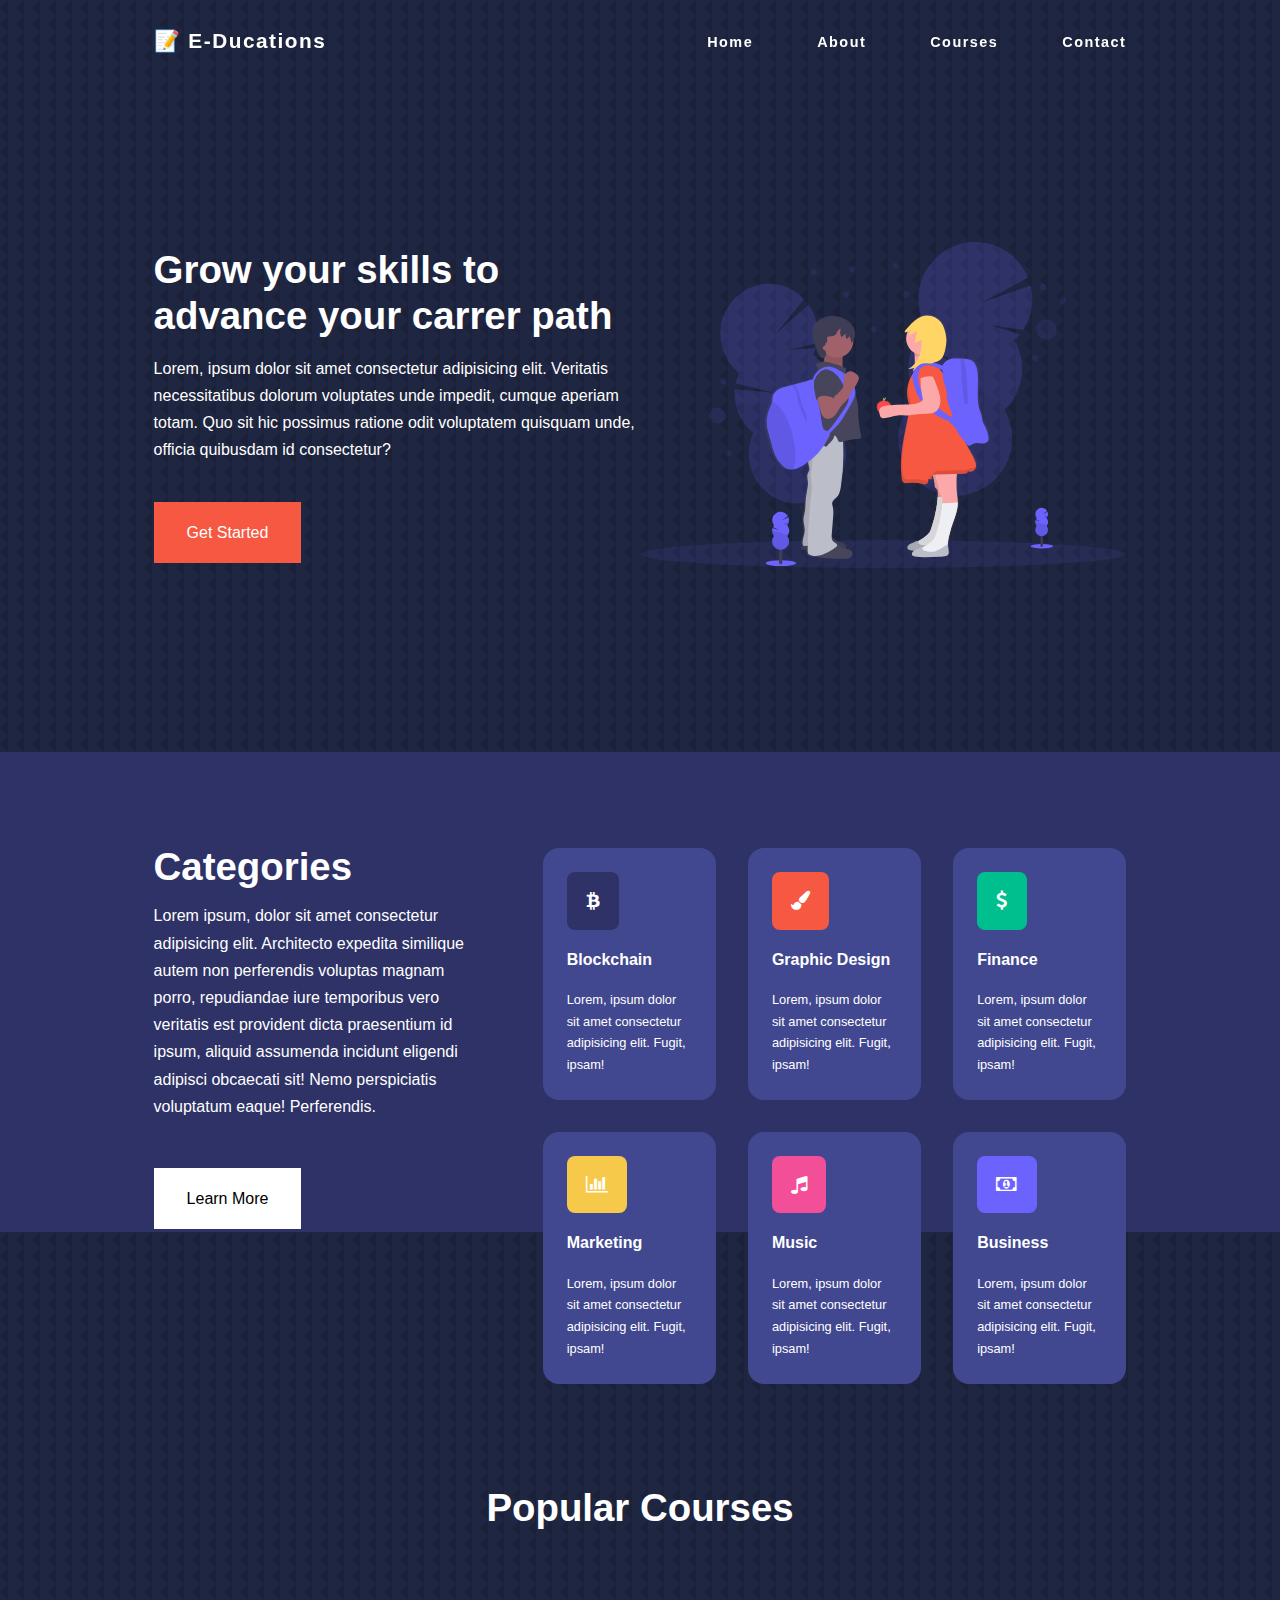
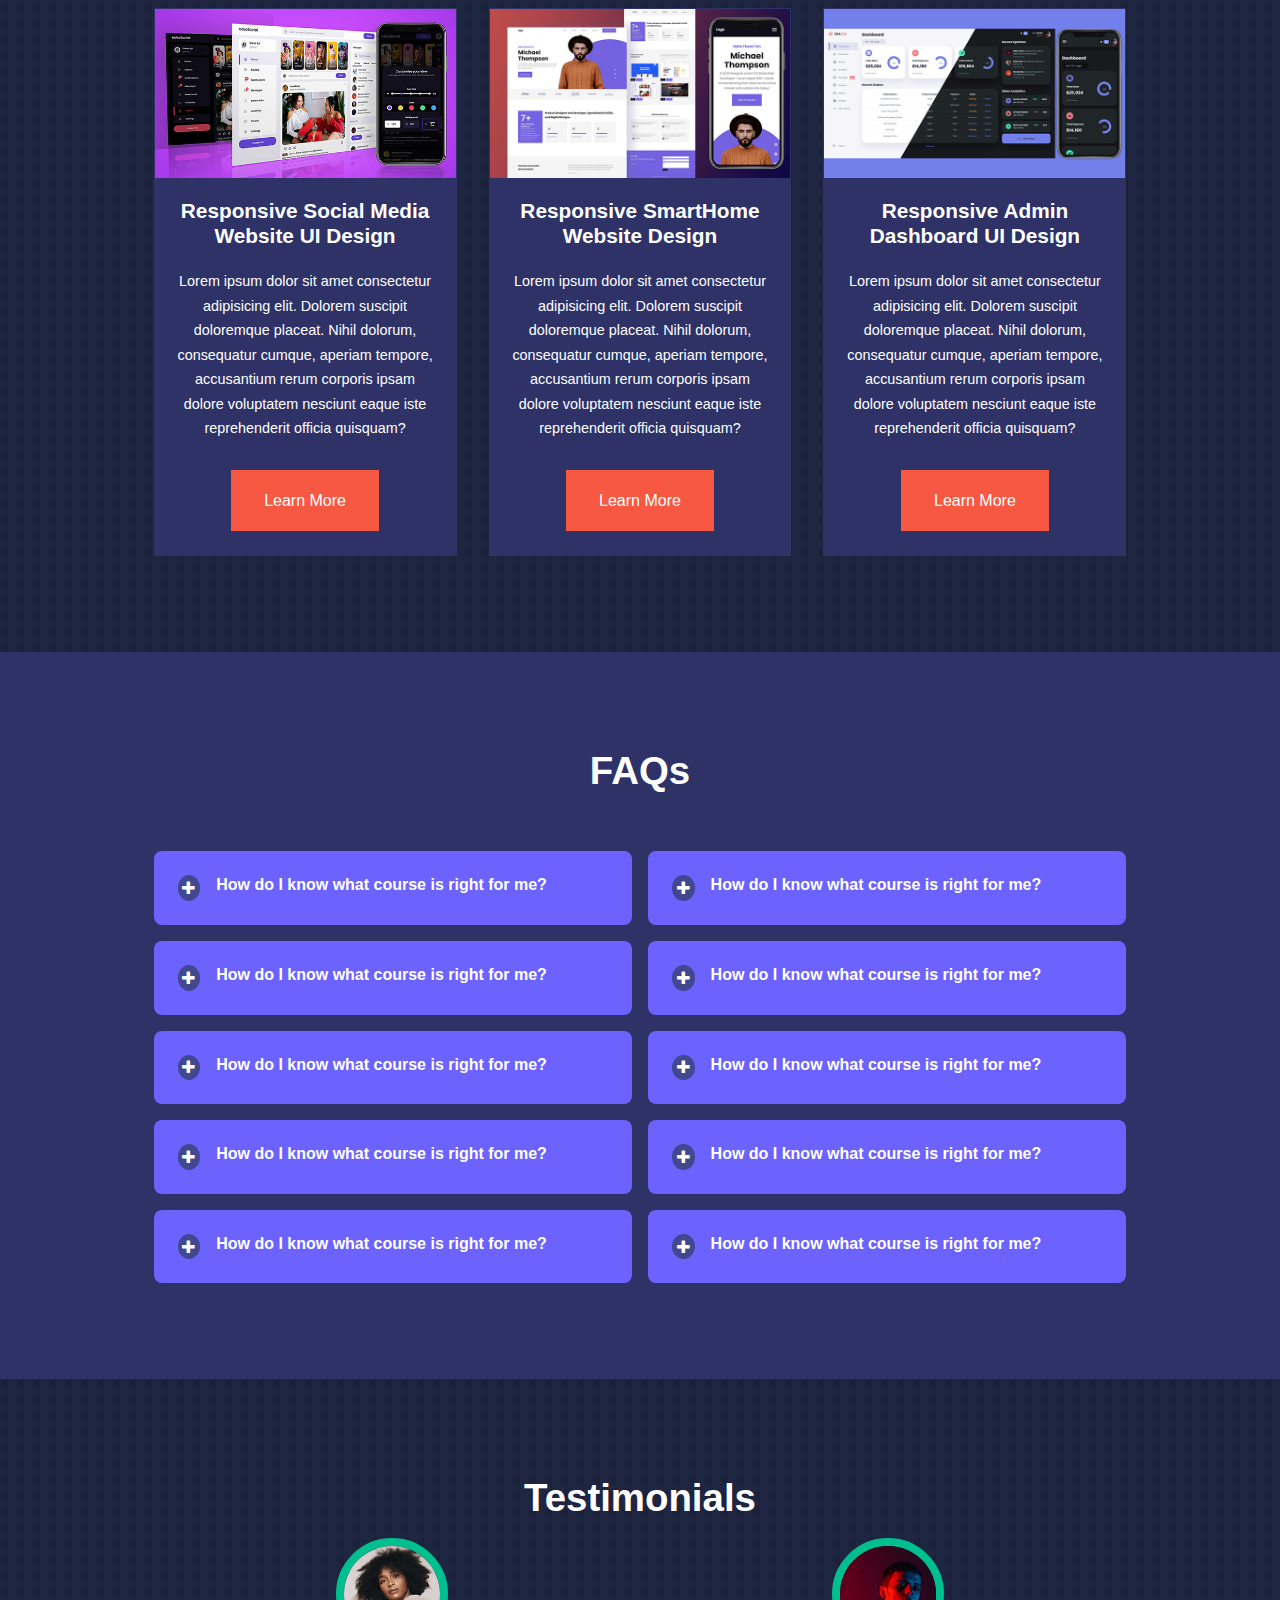
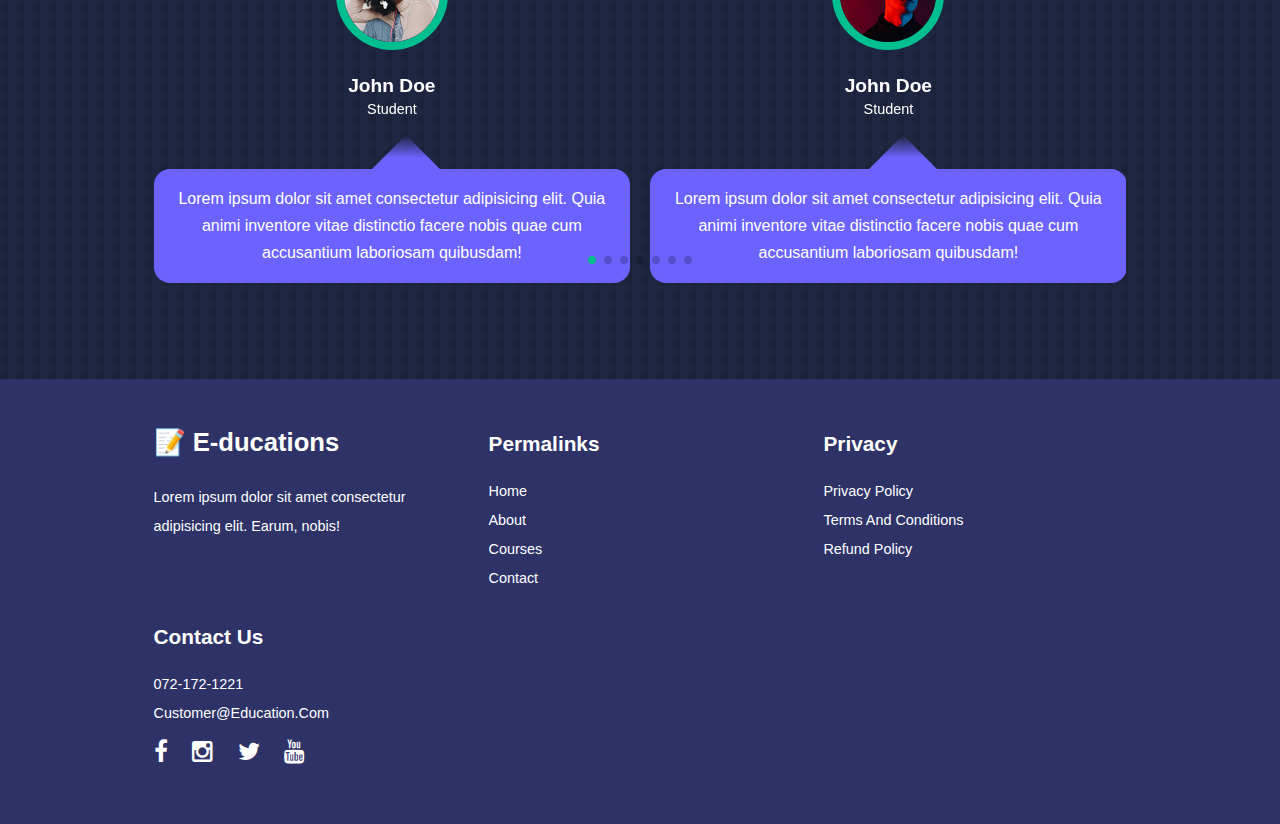
<file: index.html>
<!DOCTYPE html>
<html lang="en">
<head>
    <meta charset="UTF-8">
    <meta http-equiv="X-UA-Compatible" content="IE=edge">
    <meta name="viewport" content="width=device-width, initial-scale=1.0">
    <title>📝 E-ducation Schooling</title>
    <link rel="stylesheet" href="assets/css/font-awesome.min.css">
    <link rel="stylesheet" href="assets/css/swiper.css">
    <link rel="stylesheet" href="assets/css/style.css">
</head>
<body>
    <!-- NAV BAR STARTS HERE -->
    <nav class="nav">
        <div class="container nav__container">
            <h4><a href="#" class="logo">📝 E-ducations</a></h4>
            <ul class="nav-menu">
                <li class="nav-items"><a href="index.html">Home</a></li>
                <li class="nav-items"><a href="about.html">About</a></li>
                <li class="nav-items"><a href="courses.html">Courses</a></li>
                <li class="nav-items"><a href="contact.html">Contact</a></li>
            </ul>

            <button class="btn open-menu"><i class="fa fa-bars"></i></button>
            <!-- <button class="btn close_menu" id="close_menu"><i class="fa fa-times"></i></button> -->
        </div>
    </nav>
    <!-- NAV BAR ENDS HERE -->

    <!-- HEADER SECTION STARTS HERE -->
    <header class="header">
        <div class="container header__container">
            <div class="header__left">
                <h1>Grow your skills to advance your carrer path</h1>
                <p>Lorem, ipsum dolor sit amet consectetur adipisicing elit. Veritatis necessitatibus dolorum voluptates unde impedit, cumque aperiam totam. Quo sit hic possimus ratione odit voluptatem quisquam unde, officia quibusdam id consectetur?</p>
                <a href="" class="btn btn-primary">Get Started</a>
            </div>
            <div class="header__right"> 
                <img src="img/header.svg" alt="two school children">
            </div>
        </div>
    </header>
    <!-- HEADER SECTION ENDS HERE -->

    <!-- CATEGORIES SECTION STARTS HERE -->
    <section class="categories">
        <div class="container categories__container">
            <div class="categories__left">
                <h1>Categories</h1>
                <p>Lorem ipsum, dolor sit amet consectetur adipisicing elit. Architecto expedita similique autem non perferendis voluptas magnam porro, repudiandae iure temporibus vero veritatis est provident dicta praesentium id ipsum, aliquid assumenda incidunt eligendi adipisci obcaecati sit! Nemo perspiciatis voluptatum eaque! Perferendis.</p>
                <a href="#" class="btn">Learn More</a>
            </div>

            <div class="categories__right">
                <div class="learning-categories">
                    <div class="learning-categories__items">
                        <i class="learning-categories__icon fa fa-bitcoin"></i>
                        <h5>Blockchain</h5>
                        <p>Lorem, ipsum dolor sit amet consectetur adipisicing elit. Fugit, ipsam!</p>
                    </div>

                    <div class="learning-categories__items">
                        <i class="learning-categories__icon fa fa-paint-brush"></i>
                        <h5>Graphic Design</h5>
                        <p>Lorem, ipsum dolor sit amet consectetur adipisicing elit. Fugit, ipsam!</p>
                    </div>

                    <div class="learning-categories__items">
                        <i class="learning-categories__icon fa fa-usd"></i>
                        <h5>Finance</h5>
                        <p>Lorem, ipsum dolor sit amet consectetur adipisicing elit. Fugit, ipsam!</p>
                    </div>

                    <div class="learning-categories__items">
                        <i class="learning-categories__icon fa fa-bar-chart"></i>
                        <h5>Marketing</h5>
                        <p>Lorem, ipsum dolor sit amet consectetur adipisicing elit. Fugit, ipsam!</p>
                    </div>

                    <div class="learning-categories__items">
                        <i class="learning-categories__icon fa fa-music"></i>
                        <h5>Music</h5>
                        <p>Lorem, ipsum dolor sit amet consectetur adipisicing elit. Fugit, ipsam!</p>
                    </div>

                    <div class="learning-categories__items">
                        <i class="learning-categories__icon fa fa-money"></i>
                        <h5>Business</h5>
                        <p>Lorem, ipsum dolor sit amet consectetur adipisicing elit. Fugit, ipsam!</p>
                    </div>
                </div>
            </div>
        </div>
    </section>
    <!-- CATEGORIES SECTION ENDS HERE -->

    <!-- COURSES SECTION STARTS HERE -->
    <section class="courses" id="courses">
        <h1>Popular Courses</h1>
        <div class="container courses__container">
            <div class="courses-container">
                <div class="course">
                    <img class="course-image" src="img/course1.jpg" alt="social media responsive ui design">
                    <h4 class="course-title">Responsive Social Media Website UI Design</h4>
                    <p class="course-description">Lorem ipsum dolor sit amet consectetur adipisicing elit. Dolorem suscipit doloremque placeat. Nihil dolorum, consequatur cumque, aperiam tempore, accusantium rerum corporis ipsam dolore voluptatem nesciunt eaque iste reprehenderit officia quisquam?</p>
                    <a href="" class="btn btn-primary">Learn More</a>
                </div>

                <div class="course">
                    <img class="course-image" src="img/course2.jpg" alt="responsive smart home website design">
                    <h4 class="course-title">Responsive SmartHome Website Design</h4>
                    <p class="course-description">Lorem ipsum dolor sit amet consectetur adipisicing elit. Dolorem suscipit doloremque placeat. Nihil dolorum, consequatur cumque, aperiam tempore, accusantium rerum corporis ipsam dolore voluptatem nesciunt eaque iste reprehenderit officia quisquam?</p>
                    <a href="" class="btn btn-primary">Learn More</a>
                </div>

                <div class="course">
                    <img class="course-image" src="img/course3.jpg" alt="responsive adming dashboard ui design">
                    <h4 class="course-title">Responsive Admin Dashboard UI Design</h4>
                    <p class="course-description">Lorem ipsum dolor sit amet consectetur adipisicing elit. Dolorem suscipit doloremque placeat. Nihil dolorum, consequatur cumque, aperiam tempore, accusantium rerum corporis ipsam dolore voluptatem nesciunt eaque iste reprehenderit officia quisquam?</p>
                    <a href="" class="btn btn-primary">Learn More</a>
                </div>
            </div>
        </div>
    </section>
    <!-- COURSES SECTION ENDS HERE -->

    <!-- FAQS SECTION STARTS HERE -->
    <section class="faqs">
        <h1>FAQs</h1>
        <div class="container faqs__container">

            <div class="faqs-inner-container">
                <span class="expand-question fa fa-plus"></span>
                <div class="question-answer">
                    <h4 class="question">How do I know what course is right for me?</h4>
                    <p class="answer">Lorem ipsum dolor sit amet consectetur adipisicing elit. Officiis fugit, dolorem molestias minus harum sapiente laborum optio perspiciatis recusandae ratione suscipit magni dolores laboriosam illum molestiae corporis aperiam! Facere, eius?</p>
                </div>
            </div>

            <div class="faqs-inner-container">
                <span class="expand-question fa fa-plus"></span>
                <div class="question-answer">
                    <h4 class="question">How do I know what course is right for me?</h4>
                    <p class="answer">Lorem ipsum dolor sit amet consectetur adipisicing elit. Officiis fugit, dolorem molestias minus harum sapiente laborum optio perspiciatis recusandae ratione suscipit magni dolores laboriosam illum molestiae corporis aperiam! Facere, eius?</p>
                </div>
            </div>

            <div class="faqs-inner-container">
                <span class="expand-question fa fa-plus"></span>
                <div class="question-answer">
                    <h4 class="question">How do I know what course is right for me?</h4>
                    <p class="answer">Lorem ipsum dolor sit amet consectetur adipisicing elit. Officiis fugit, dolorem molestias minus harum sapiente laborum optio perspiciatis recusandae ratione suscipit magni dolores laboriosam illum molestiae corporis aperiam! Facere, eius?</p>
                </div>
            </div>

            <div class="faqs-inner-container">
                <span class="expand-question fa fa-plus"></span>
                <div class="question-answer">
                    <h4 class="question">How do I know what course is right for me?</h4>
                    <p class="answer">Lorem ipsum dolor sit amet consectetur adipisicing elit. Officiis fugit, dolorem molestias minus harum sapiente laborum optio perspiciatis recusandae ratione suscipit magni dolores laboriosam illum molestiae corporis aperiam! Facere, eius?</p>
                </div>
            </div>

            <div class="faqs-inner-container">
                <span class="expand-question fa fa-plus"></span>
                <div class="question-answer">
                    <h4 class="question">How do I know what course is right for me?</h4>
                    <p class="answer">Lorem ipsum dolor sit amet consectetur adipisicing elit. Officiis fugit, dolorem molestias minus harum sapiente laborum optio perspiciatis recusandae ratione suscipit magni dolores laboriosam illum molestiae corporis aperiam! Facere, eius?</p>
                </div>
            </div>

            <div class="faqs-inner-container">
                <span class="expand-question fa fa-plus"></span>
                <div class="question-answer">
                    <h4 class="question">How do I know what course is right for me?</h4>
                    <p class="answer">Lorem ipsum dolor sit amet consectetur adipisicing elit. Officiis fugit, dolorem molestias minus harum sapiente laborum optio perspiciatis recusandae ratione suscipit magni dolores laboriosam illum molestiae corporis aperiam! Facere, eius?</p>
                </div>
            </div>

            <div class="faqs-inner-container">
                <span class="expand-question fa fa-plus"></span>
                <div class="question-answer">
                    <h4 class="question">How do I know what course is right for me?</h4>
                    <p class="answer">Lorem ipsum dolor sit amet consectetur adipisicing elit. Officiis fugit, dolorem molestias minus harum sapiente laborum optio perspiciatis recusandae ratione suscipit magni dolores laboriosam illum molestiae corporis aperiam! Facere, eius?</p>
                </div>
            </div>

            <div class="faqs-inner-container">
                <span class="expand-question fa fa-plus"></span>
                <div class="question-answer">
                    <h4 class="question">How do I know what course is right for me?</h4>
                    <p class="answer">Lorem ipsum dolor sit amet consectetur adipisicing elit. Officiis fugit, dolorem molestias minus harum sapiente laborum optio perspiciatis recusandae ratione suscipit magni dolores laboriosam illum molestiae corporis aperiam! Facere, eius?</p>
                </div>
            </div>

            <div class="faqs-inner-container">
                <span class="expand-question fa fa-plus"></span>
                <div class="question-answer">
                    <h4 class="question">How do I know what course is right for me?</h4>
                    <p class="answer">Lorem ipsum dolor sit amet consectetur adipisicing elit. Officiis fugit, dolorem molestias minus harum sapiente laborum optio perspiciatis recusandae ratione suscipit magni dolores laboriosam illum molestiae corporis aperiam! Facere, eius?</p>
                </div>
            </div>

            <div class="faqs-inner-container">
                <span class="expand-question fa fa-plus"></span>
                <div class="question-answer">
                    <h4 class="question">How do I know what course is right for me?</h4>
                    <p class="answer">Lorem ipsum dolor sit amet consectetur adipisicing elit. Officiis fugit, dolorem molestias minus harum sapiente laborum optio perspiciatis recusandae ratione suscipit magni dolores laboriosam illum molestiae corporis aperiam! Facere, eius?</p>
                </div>
            </div>

        </div>
        
    </section>
    <!-- FAQS SECTION ENDS HERE -->

    <!-- TESTIMONIALS SECTION STARTS HERE -->
    <section class="testimonials">
        <div class="container testimonials__container swiper testimonials-slider">
            <h1>Testimonials</h1>
            <div class="swiper-wrapper">

                <div class="testimonial swiper-slide">
                    <div class="avatar">
                        <img src="img/avatar1.jpg" alt="john doe">
                    </div>
                    <div class="avatar-info">
                        <h4 class="avatar-name">John Doe</h4>
                        <p class="avatar-role">Student</p>
                    </div>
                    <p class="testimonial-details">Lorem ipsum dolor sit amet consectetur adipisicing elit. Quia animi inventore vitae distinctio facere nobis quae cum accusantium laboriosam quibusdam!</p>
                </div>
    
                <div class="testimonial swiper-slide">
                    <div class="avatar">
                        <img src="img/avatar2.jpg" alt="john doe">
                    </div>
                    <div class="avatar-info">
                        <h4 class="avatar-name">John Doe</h4>
                        <p class="avatar-role">Student</p>
                    </div>
                    <p class="testimonial-details">Lorem ipsum dolor sit amet consectetur adipisicing elit. Quia animi inventore vitae distinctio facere nobis quae cum accusantium laboriosam quibusdam!</p>
                </div>
    
                <div class="testimonial swiper-slide">
                    <div class="avatar">
                        <img src="img/avatar3.jpg" alt="john doe">
                    </div>
                    <div class="avatar-info">
                        <h4 class="avatar-name">John Doe</h4>
                        <p class="avatar-role">Student</p>
                    </div>
                    <p class="testimonial-details">Lorem ipsum dolor sit amet consectetur adipisicing elit. Quia animi inventore vitae distinctio facere nobis quae cum accusantium laboriosam quibusdam!</p>
                </div>
    
                <div class="testimonial swiper-slide">
                    <div class="avatar">
                        <img src="img/avatar4.jpg" alt="john doe">
                    </div>
                    <div class="avatar-info">
                        <h4 class="avatar-name">John Doe</h4>
                        <p class="avatar-role">Student</p>
                    </div>
                    <p class="testimonial-details">Lorem ipsum dolor sit amet consectetur adipisicing elit. Quia animi inventore vitae distinctio facere nobis quae cum accusantium laboriosam quibusdam!</p>
                </div>
    
                <div class="testimonial swiper-slide">
                    <div class="avatar">
                        <img src="img/avatar5.jpg" alt="john doe">
                    </div>
                    <div class="avatar-info">
                        <h4 class="avatar-name">John Doe</h4>
                        <p class="avatar-role">Student</p>
                    </div>
                    <p class="testimonial-details">Lorem ipsum dolor sit amet consectetur adipisicing elit. Quia animi inventore vitae distinctio facere nobis quae cum accusantium laboriosam quibusdam!</p>
                </div>
    
                <div class="testimonial swiper-slide">
                    <div class="avatar">
                        <img src="img/avatar6.jpg" alt="john doe">
                    </div>
                    <div class="avatar-info">
                        <h4 class="avatar-name">John Doe</h4>
                        <p class="avatar-role">Student</p>
                    </div>
                    <p class="testimonial-details">Lorem ipsum dolor sit amet consectetur adipisicing elit. Quia animi inventore vitae distinctio facere nobis quae cum accusantium laboriosam quibusdam!</p>
                </div>
    
                <div class="testimonial swiper-slide">
                    <div class="avatar">
                        <img src="img/avatar7.jpg" alt="john doe">
                    </div>
                    <div class="avatar-info">
                        <h4 class="avatar-name">John Doe</h4>
                        <p class="avatar-role">Student</p>
                    </div>
                    <p class="testimonial-details">Lorem ipsum dolor sit amet consectetur adipisicing elit. Quia animi inventore vitae distinctio facere nobis quae cum accusantium laboriosam quibusdam!</p>
                </div>
            </div>
            <div class="swiper-pagination"></div>

        </div>
    </section>
    <!-- TESTIMONIALS SECTION ENDS HERE -->

    <!-- FOOTER SECTION STARTS HERE -->
    <footer class="footer">
        <div class="container footer__container">
            <div class="about">
                <h3 class="logo">📝 E-ducations</h3>
                <div class="slogan">Lorem ipsum dolor sit amet consectetur adipisicing elit. Earum, nobis!</div>
            </div>

            <div class="permalinks">
                <h4>Permalinks</h4>
                <a class="permalink-item" href="#index.html">Home</a>
                <a class="permalink-item" href="about.html">About</a>
                <a class="permalink-item" href="courses.html">Courses</a>
                <a class="permalink-item" href="contact.html">Contact</a>
            </div>

            <div class="privacy">
                <h4>Privacy</h4>
                <a href="#">Privacy Policy</a>
                <a href="#">Terms and Conditions</a>
                <a href="#">Refund Policy</a>
            </div>

            <div class="contacts">
                <h4>Contact Us</h4>
                <a href="callto:+93721721221" class="phone">072-172-1221</a>
                <a href="mailto:cusomers@education.com" class="email">customer@education.com</a>
                <div class="social-media">
                    <a href="https://www.facebook.com"><i class="fa fa-facebook"></i></a>
                    <a href="https://www.instagram.com"><i class="fa fa-instagram"></i></a>
                    <a href="https://www.twitter.com"><i class="fa fa-twitter"></i></a>
                    <a href="https://www.youtube.com"><i class="fa fa-youtube"></i></a>
                </div>
            </div>
        </div>
    </footer>
    <!-- FOOTER SECTION ENDS HERE -->
    <script src="assets/js/swiper.js"></script>
    <script src="assets/js/index.js"></script>
    <script>
        // CODE FOR SWIPER

        const testimonialsSwiper = new Swiper('.testimonials-slider', {
            loop: true,
            slidesPerView: 1,
            spaceBetween: 20,
            autoplay: {
                delay: 3000,
                disableOnInteraction: false
            },
            breakpoints: {
                600: {
                    slidesPerView: 2,
                    spaceBetween: 20
                }
            },
            pagination: {
                el: '.swiper-pagination',
                clickable: true
            }
        
        })
    </script>
</body>
</html>
</file>
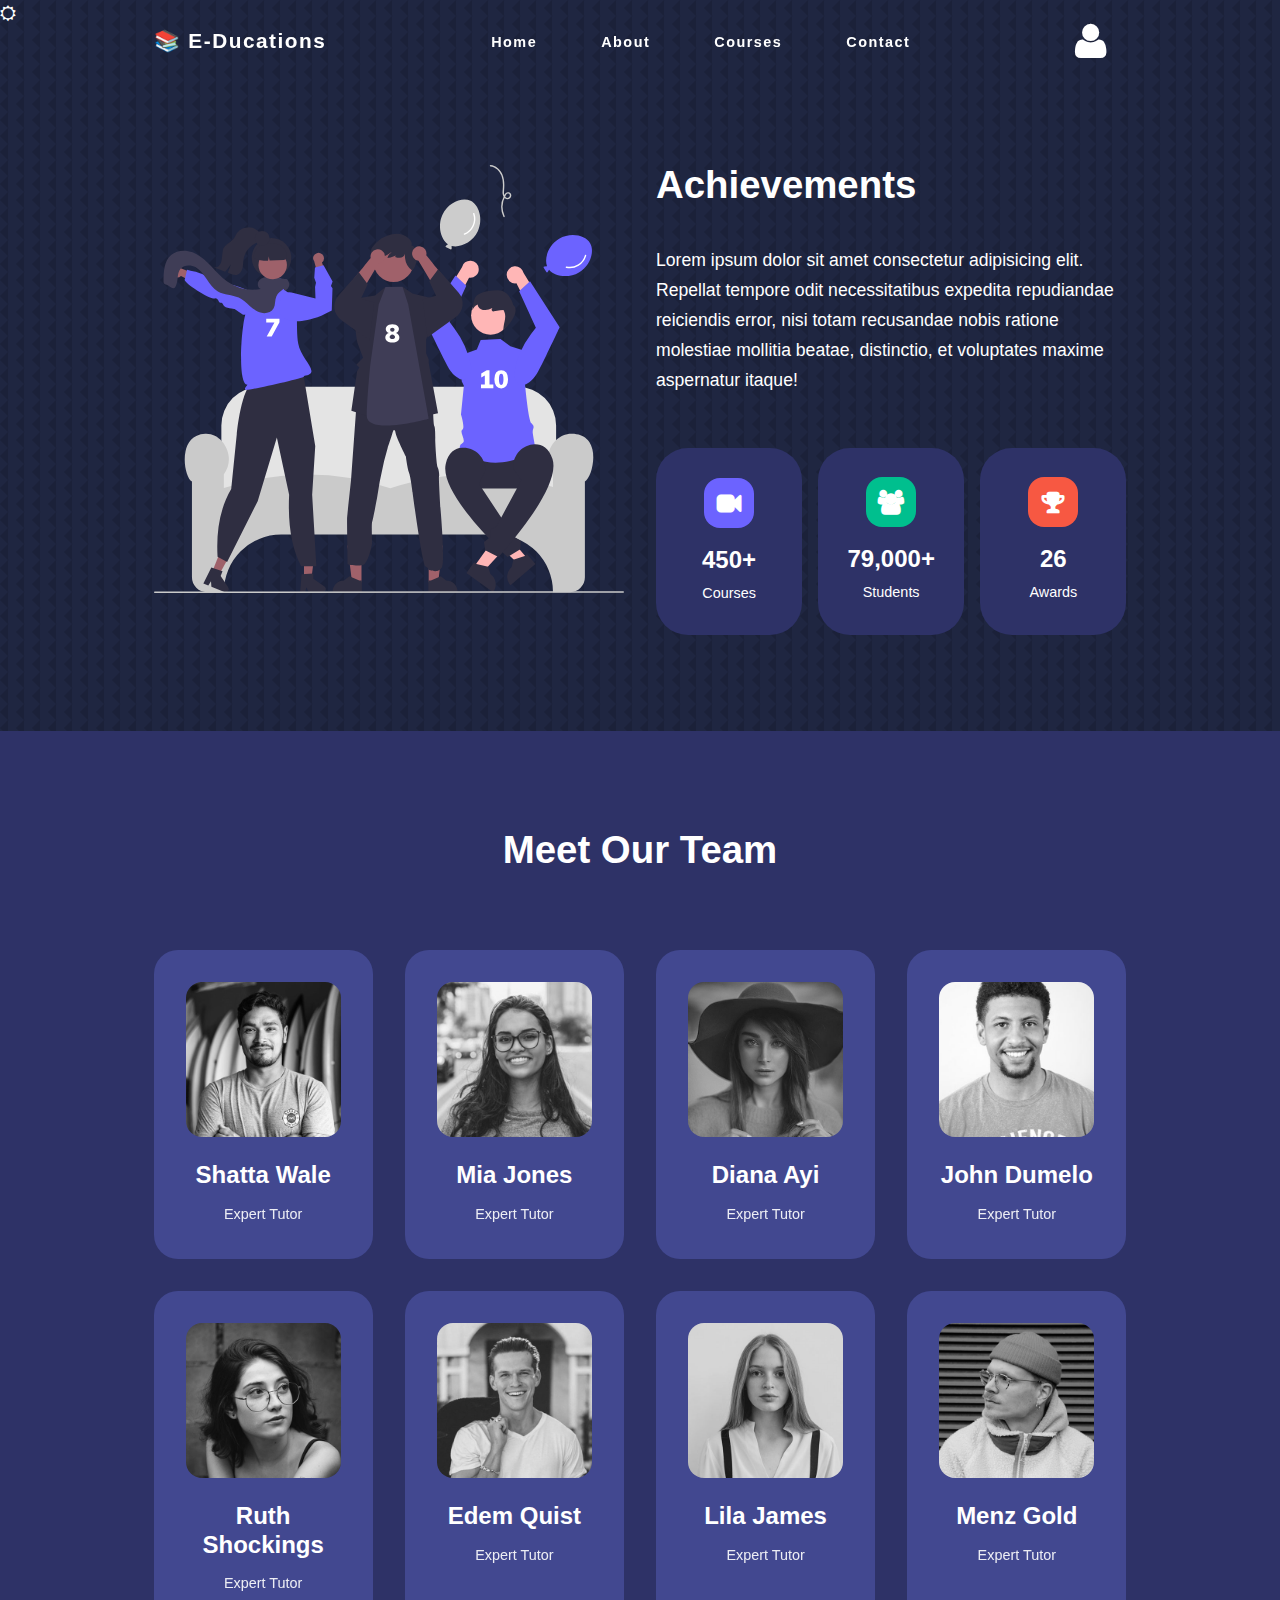
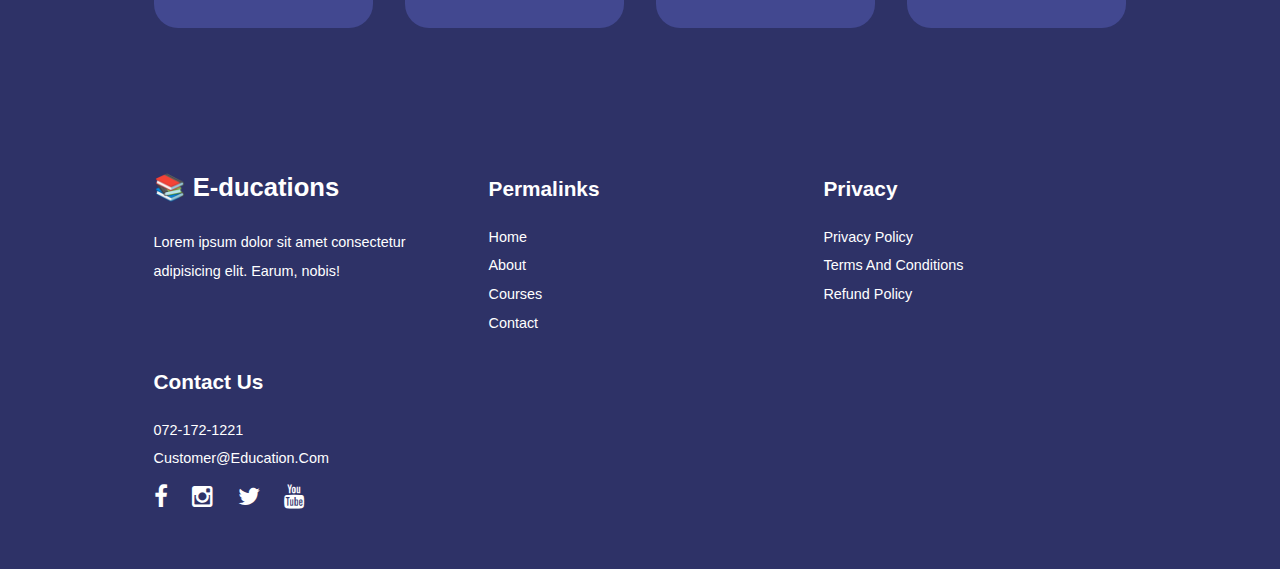
<file: about.html>
<!DOCTYPE html>
    <html lang="en">
    <head>
        <meta charset="UTF-8">
        <meta http-equiv="X-UA-Compatible" content="IE=edge">
        <meta name="viewport" content="width=device-width, initial-scale=1.0">
        <title>📚 E-ducation Schooling</title>
        <link rel="stylesheet" href="assets/css/font-awesome.min.css">
        <link rel="stylesheet" href="assets/css/about.css">
        <link class="main-style" rel="stylesheet" href="assets/css/style.css">
    </head>
    <body>

        <!-- COLOR SCHEME CHNAGER STARTS-->
        <span class="fa fa-sun-o darklight"></span>
        <!-- COLOR SCHEME CHNAGER ENDS-->

        <!-- NAV BAR STARTS HERE -->
        <nav class="nav">
            <div class="container nav__container">
                <h4><a href="#" class="logo">📚 E-ducations</a></h4>
                <ul class="nav-menu">
                    <li class="nav-items"><a href="index.html">Home</a></li>
                    <li class="nav-items"><a class="selected" href="about.html">About</a></li>
                    <li class="nav-items"><a href="courses.html">Courses</a></li>
                    <li class="nav-items"><a href="contact.html">Contact</a></li>
                </ul>

                <div class="icons">
                    <button class="btn user-btn" id="user-btn"><i class="fa fa-user"></i></button>
                    <button class="btn open-menu"><i class="fa fa-bars"></i></button>
                </div>
            </div>
        </nav>
        <!-- NAV BAR ENDS HERE -->
    
        <!-- LOGIN FORM STARTS HERE -->
    <div class="overlay">

    </div>
    <div class="login-container">
        <button class="btn close-login-form" id="close-login-form"><i class="fa fa-times"></i></button>
        <form action="" class="login-form">
            <input type="email" name="email" id="email" placeholder="Type you email" required>
            <input type="password" name="password" id="password" placeholder="Type your password" required>
            <input type="submit" value="Login">
        </form>
    </div>
    <!-- LOGIN FORM ENDS HERE -->
        
        
        <!-- ACHIEVEMENT SECTION STARTS HERE -->
        <section class="achievements">
            <div class="container achievements__container">
                <div class="achievements__left">
                    <img src="img/about achievements.svg" alt="a picture representing achievements">
                </div>

                <div class="achievements__right">
                    <h1>Achievements</h1>
                    <p>Lorem ipsum dolor sit amet consectetur adipisicing elit. Repellat tempore odit necessitatibus expedita repudiandae reiciendis error, nisi totam recusandae nobis ratione molestiae mollitia beatae, distinctio, et voluptates maxime aspernatur itaque!</p>
                    <div class="achievement__cards">
                        <div class="achievement__card course">
                            <i class="achievement__icon fa fa-video-camera"></i>
                            <span class="accent-bold">450+</span> Courses
                        </div>

                        <div class="achievement__card students">
                            <i class="achievement__icon fa fa-users"></i>
                            <span class="accent-bold">79,000+</span> Students
                        </div>

                        <div class="achievement__card awards">
                            <i class="achievement__icon fa fa-trophy"></i>
                            <span class="accent-bold">26</span> Awards
                        </div>
                    </div>
                </div>

            </div>
        </section>
        <!-- ACHIEVEMENT SECTION ENDS HERE -->

        <!-- OUR TEAM SECTION STARTS HERE -->
        <section class="team">
            <div class="container team__container">
                <h1>Meet Our Team</h1>
                <div class="team__members">
                    <div class="team__member">
                        <img src="img/tm1.jpg" alt="shatta wale image">
                        <h4 class="name">shatta wale</h4>
                        <p class="role">expert tutor</p>
                        <div class="social-media">
                            <a href="https://www.instagram.com"><i class="fa fa-instagram"></i></a>
                            <a href="https://www.linkedin.com"><i class="fa fa-linkedin"></i></a>
                            <a href="https://www.twitter.com"><i class="fa fa-twitter"></i></a>
                        </div>
                    </div>

                    <div class="team__member">
                        <img src="img/tm2.jpg" alt="mia jones image">
                        <h4 class="name">mia jones</h4>
                        <p class="role">expert tutor</p>
                        <div class="social-media">
                            <a href="https://www.instagram.com"><i class="fa fa-instagram"></i></a>
                            <a href="https://www.linkedin.com"><i class="fa fa-linkedin"></i></a>
                            <a href="https://www.twitter.com"><i class="fa fa-twitter"></i></a>
                        </div>
                    </div>

                    <div class="team__member">
                        <img src="img/tm3.jpg" alt="diana ayi image">
                        <h4 class="name">diana ayi</h4>
                        <p class="role">expert tutor</p>
                        <div class="social-media">
                            <a href="https://www.instagram.com"><i class="fa fa-instagram"></i></a>
                            <a href="https://www.linkedin.com"><i class="fa fa-linkedin"></i></a>
                            <a href="https://www.twitter.com"><i class="fa fa-twitter"></i></a>
                        </div>
                    </div>

                    <div class="team__member">
                        <img src="img/tm4.jpg" alt="john dumelo image">
                        <h4 class="name">john dumelo</h4>
                        <p class="role">expert tutor</p>
                        <div class="social-media">
                            <a href="https://www.instagram.com"><i class="fa fa-instagram"></i></a>
                            <a href="https://www.linkedin.com"><i class="fa fa-linkedin"></i></a>
                            <a href="https://www.twitter.com"><i class="fa fa-twitter"></i></a>
                        </div>
                    </div>

                    <div class="team__member">
                        <img src="img/tm5.jpg" alt="ruth shockings image">
                        <h4 class="name">ruth shockings</h4>
                        <p class="role">expert tutor</p>
                        <div class="social-media">
                            <a href="https://www.instagram.com"><i class="fa fa-instagram"></i></a>
                            <a href="https://www.linkedin.com"><i class="fa fa-linkedin"></i></a>
                            <a href="https://www.twitter.com"><i class="fa fa-twitter"></i></a>
                        </div>
                    </div>

                    <div class="team__member">
                        <img src="img/tm6.jpg" alt="edem quist image">
                        <h4 class="name">edem quist</h4>
                        <p class="role">expert tutor</p>
                        <div class="social-media">
                            <a href="https://www.instagram.com"><i class="fa fa-instagram"></i></a>
                            <a href="https://www.linkedin.com"><i class="fa fa-linkedin"></i></a>
                            <a href="https://www.twitter.com"><i class="fa fa-twitter"></i></a>
                        </div>
                    </div>

                    <div class="team__member">
                        <img src="img/tm7.jpg" alt="lila james image">
                        <h4 class="name">lila james</h4>
                        <p class="role">expert tutor</p>
                        <div class="social-media">
                            <a href="https://www.instagram.com"><i class="fa fa-instagram"></i></a>
                            <a href="https://www.linkedin.com"><i class="fa fa-linkedin"></i></a>
                            <a href="https://www.twitter.com"><i class="fa fa-twitter"></i></a>
                        </div>
                    </div>

                    <div class="team__member">
                        <img src="img/tm8.jpg" alt="menz gold image">
                        <h4 class="name">menz gold</h4>
                        <p class="role">expert tutor</p>
                        <div class="social-media">
                            <a href="https://www.instagram.com"><i class="fa fa-instagram"></i></a>
                            <a href="https://www.linkedin.com"><i class="fa fa-linkedin"></i></a>
                            <a href="https://www.twitter.com"><i class="fa fa-twitter"></i></a>
                        </div>
                    </div>
                </div>
            </div>
        </section>
        <!-- OUR TEAM SECTION ENDS HERE -->
        <!-- FOOTER SECTION STARTS HERE -->
        <footer class="footer">
            <div class="container footer__container">
                <div class="about">
                    <h3 class="logo">📚 E-ducations</h3>
                    <div class="slogan">Lorem ipsum dolor sit amet consectetur adipisicing elit. Earum, nobis!</div>
                </div>

                <div class="permalinks">
                    <h4>Permalinks</h4>
                    <a class="permalink-item" href="index.html">Home</a>
                    <a class="permalink-item" href="about.html">About</a>
                    <a class="permalink-item" href="courses.html">Courses</a>
                    <a class="permalink-item" href="contact.html">Contact</a>
                </div>
            
                <div class="privacy">
                    <h4>Privacy</h4>
                    <a href="#">Privacy Policy</a>
                    <a href="#">Terms and Conditions</a>
                    <a href="#">Refund Policy</a>
                </div>

                <div class="contacts">
                    <h4>Contact Us</h4>
                    <a href="callto:+93721721221" class="phone">072-172-1221</a>
                    <a href="mailto:cusomers@education.com" class="email">customer@education.com</a>
                    <div class="social-media">
                        <a href="https://www.facebook.com"><i class="fa fa-facebook"></i></a>
                        <a href="https://www.instagram.com"><i class="fa fa-instagram"></i></a>
                        <a href="https://www.twitter.com"><i class="fa fa-twitter"></i></a>
                        <a href="https://www.youtube.com"><i class="fa fa-youtube"></i></a>
                    </div>
                </div>
            </div>
        </footer>
        <!-- FOOTER SECTION ENDS HERE -->
        <script src="assets/js/index.js"></script>
    </body>
</html>
</file>
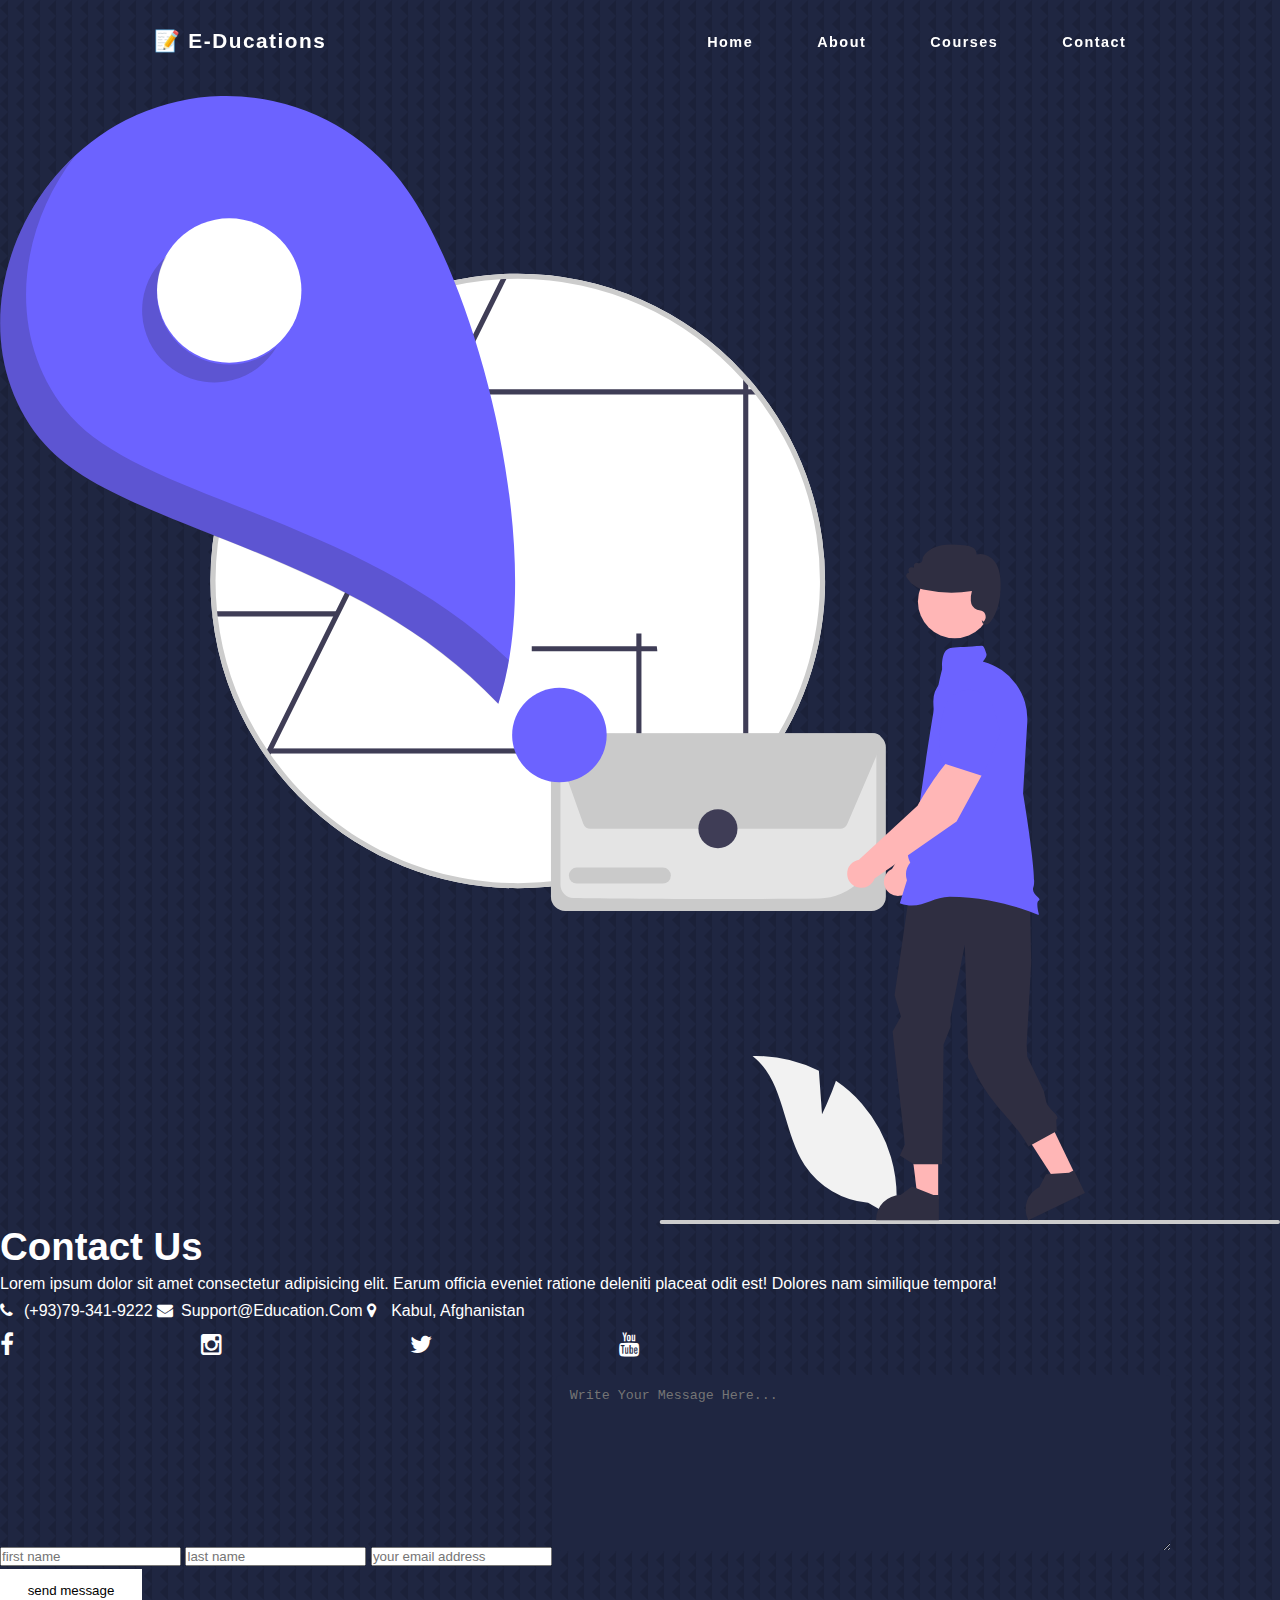
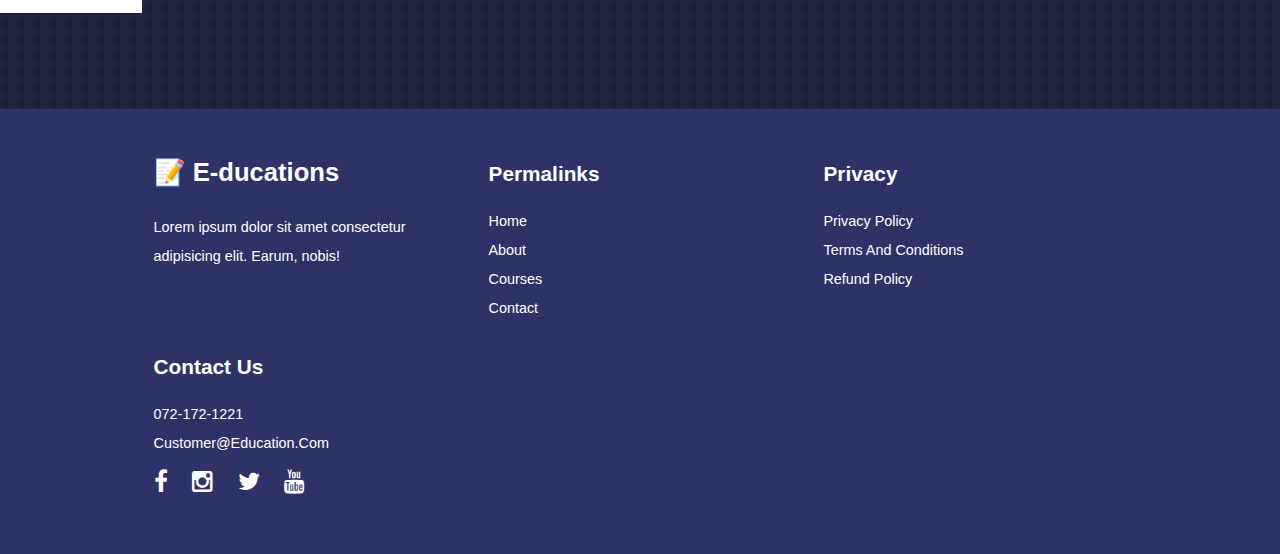
<file: contact.html>
<!DOCTYPE html>
    <html lang="en">
    <head>
        <meta charset="UTF-8">
        <meta http-equiv="X-UA-Compatible" content="IE=edge">
        <meta name="viewport" content="width=device-width, initial-scale=1.0">
        <title>📝 E-ducation Schooling</title>
        <link rel="stylesheet" href="assets/css/font-awesome.min.css">
        <link rel="stylesheet" href="assets/css/style.css">
        <link rel="stylesheet" href="assets/css/contact.css">
    </head>
    <body>
        <!-- NAV BAR STARTS HERE -->
        <nav class="nav">
            <div class="container nav__container">
                <h4><a href="#" class="logo">📝 E-ducations</a></h4>
                <ul class="nav-menu">
                    <li class="nav-items"><a href="index.html">Home</a></li>
                    <li class="nav-items"><a href="about.html">About</a></li>
                    <li class="nav-items"><a href="courses.html">Courses</a></li>
                    <li class="nav-items"><a href="contact.html">Contact</a></li>
                </ul>

                <button class="btn open-menu"><i class="fa fa-bars"></i></button>
                <!-- <button class="btn close_menu" id="close_menu"><i class="fa fa-times"></i></button> -->
            </div>
        </nav>
        <!-- NAV BAR ENDS HERE -->
        <!-- CONTACT US AND FORM STARTS HERE -->
        <section class="contact-us">
            <aside class="left">
                <img src="img/contact.svg" alt="a picture represents contacting">
                <h1>Contact Us</h1>
                <p>Lorem ipsum dolor sit amet consectetur adipisicing elit. Earum officia eveniet ratione deleniti placeat odit est! Dolores nam similique tempora!</p>
                <div class="contact-links">
                    <a href="callto:+93793419222" class="contact-link"><i class="fa fa-phone"></i>(+93)79-341-9222</a>
                    <a href="mailto:support@education.com" class="contact-link"><i class="fa fa-envelope"></i>support@education.com</a>
                    <span class="contact-link"><i class="fa fa-map-marker"></i>Kabul, Afghanistan</span>
                </div>
                <div class="social-media">
                    <a href="https://www.facebook.com"><i class="fa fa-facebook"></i></a>
                    <a href="https://www.instagram.com"><i class="fa fa-instagram"></i></a>
                    <a href="https://www.twitter.com"><i class="fa fa-twitter"></i></a>
                    <a href="https://www.youtube.com"><i class="fa fa-youtube"></i></a>
                </div>
            </aside>

            <div class="form-container">
                <form action="">
                    <input type="text" name="firstname" id="firstname" placeholder="first name">
                    <input type="text" name="lastname" id="lastname" placeholder="last name">
                    <input type="email" name="email" id="email" placeholder="your email address">
                    <textarea name="message" id="message" cols="30" rows="10" placeholder="write your message here..."></textarea>
                    <input type="submit" value="send message" class="btn">
                    
                </form>
            </div>
        </section>
        <!-- CONTACT US AND FORM ENDS HERE -->
        <!-- FOOTER SECTION STARTS HERE -->
        <footer class="footer">
            <div class="container footer__container">
                <div class="about">
                    <h3 class="logo">📝 E-ducations</h3>
                    <div class="slogan">Lorem ipsum dolor sit amet consectetur adipisicing elit. Earum, nobis!</div>
                </div>

                <div class="permalinks">
                    <h4>Permalinks</h4>
                    <a class="permalink-item" href="index.html">Home</a>
                    <a class="permalink-item" href="about.html">About</a>
                    <a class="permalink-item" href="courses.html">Courses</a>
                    <a class="permalink-item" href="contact.html">Contact</a>
                </div>
            
                <div class="privacy">
                    <h4>Privacy</h4>
                    <a href="#">Privacy Policy</a>
                    <a href="#">Terms and Conditions</a>
                    <a href="#">Refund Policy</a>
                </div>

                <div class="contacts">
                    <h4>Contact Us</h4>
                    <a href="callto:+93721721221" class="phone">072-172-1221</a>
                    <a href="mailto:cusomers@education.com" class="email">customer@education.com</a>
                    <div class="social-media">
                        <a href="https://www.facebook.com"><i class="fa fa-facebook"></i></a>
                        <a href="https://www.instagram.com"><i class="fa fa-instagram"></i></a>
                        <a href="https://www.twitter.com"><i class="fa fa-twitter"></i></a>
                        <a href="https://www.youtube.com"><i class="fa fa-youtube"></i></a>
                    </div>
                </div>
            </div>
        </footer>
        <!-- FOOTER SECTION ENDS HERE -->
        <script src="assets/js/index.js"></script>
    </body>
</html>
</file>
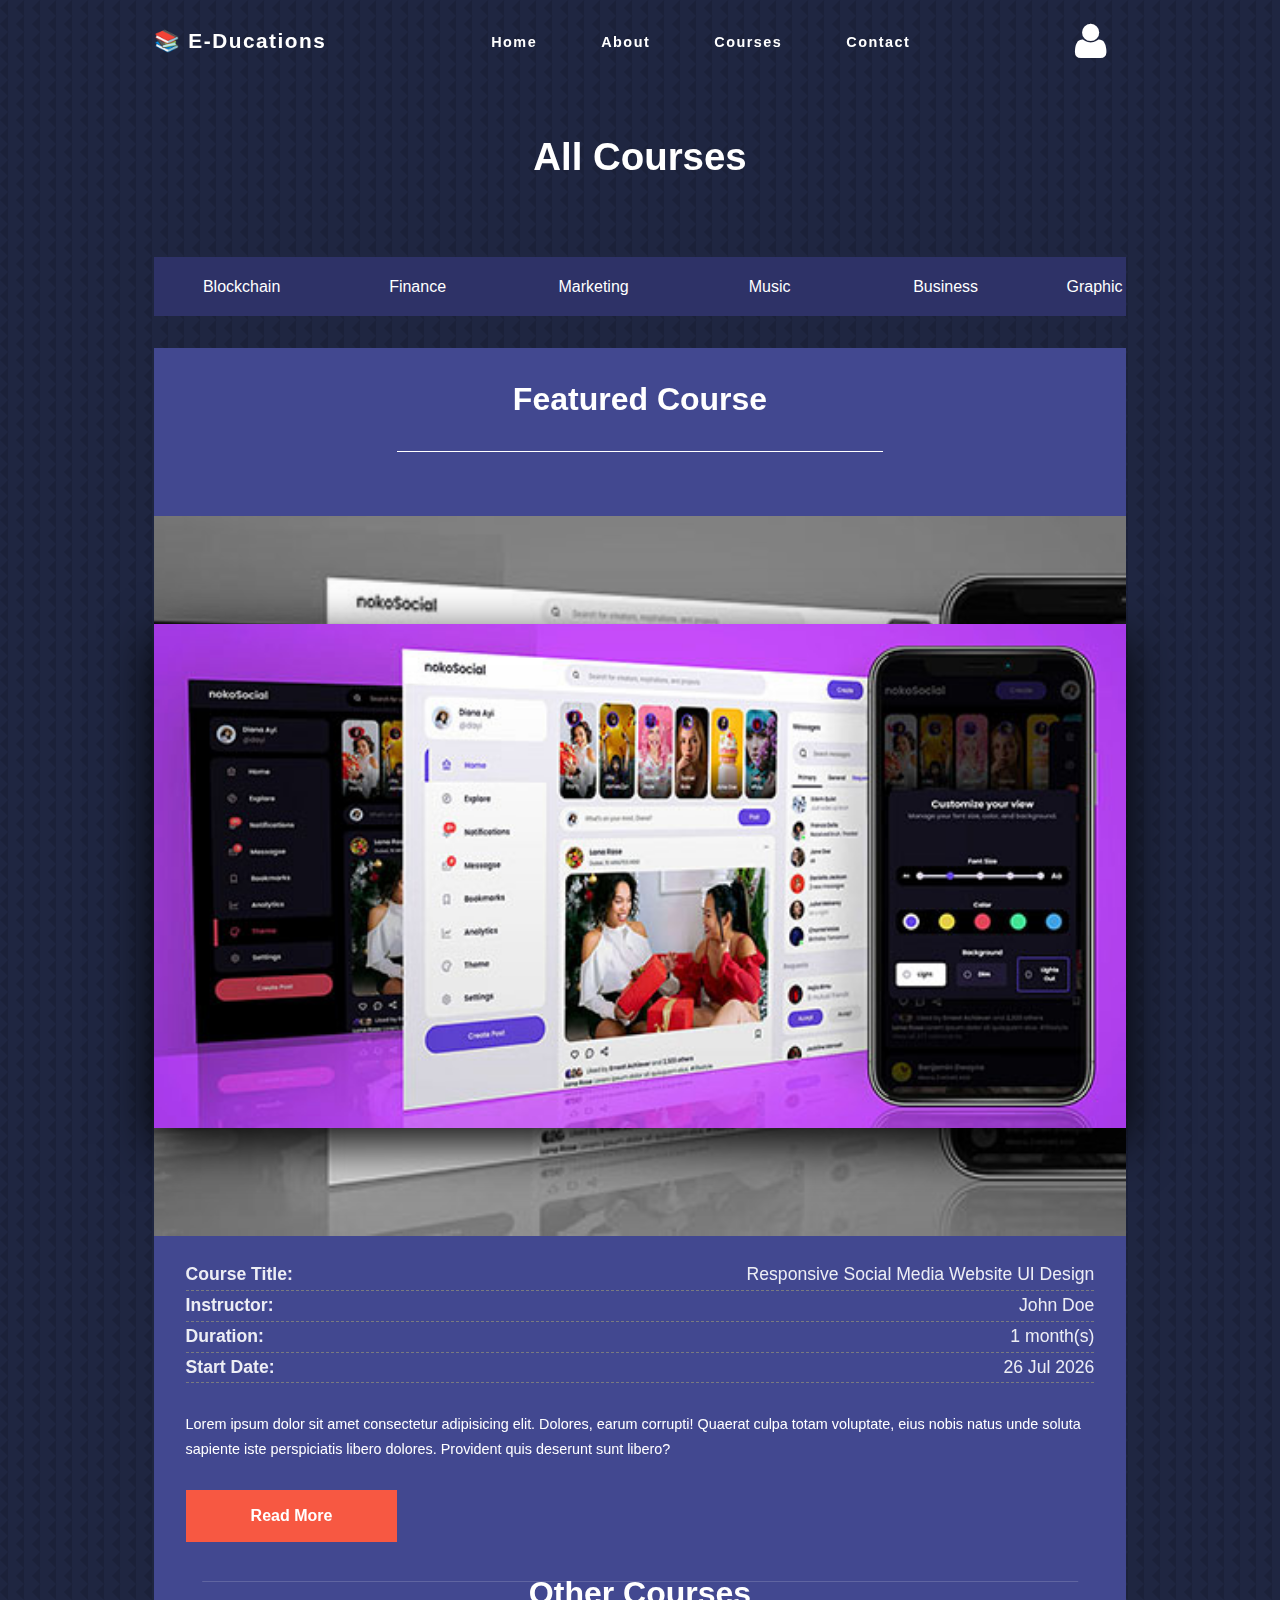
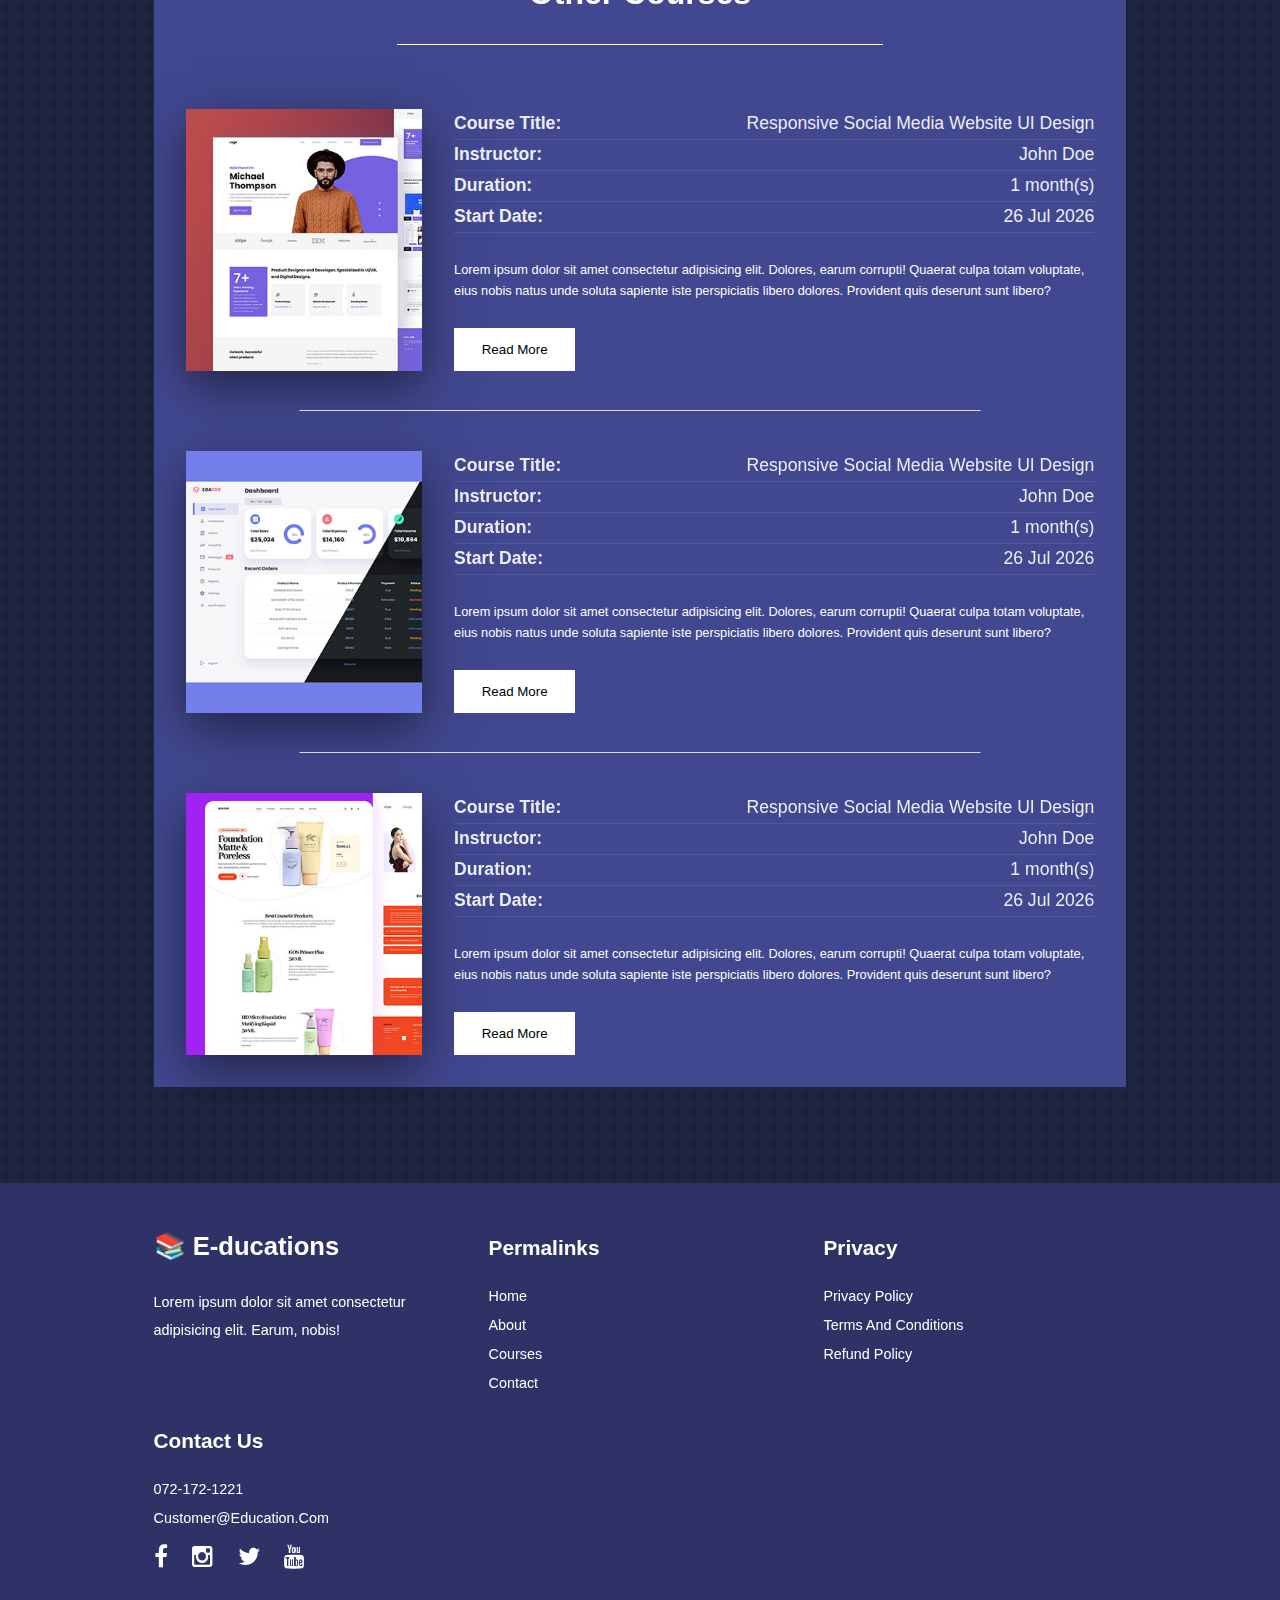
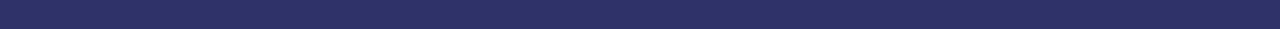
<file: courses.html>
<!DOCTYPE html>
<html lang="en">
<head>
    <meta charset="UTF-8">
    <meta http-equiv="X-UA-Compatible" content="IE=edge">
    <meta name="viewport" content="width=device-width, initial-scale=1.0">
    <title>📚 E-ducation Schooling</title>
    <link rel="stylesheet" href="assets/css/font-awesome.min.css">
    <link rel="stylesheet" href="assets/css/style.css">
    <link rel="stylesheet" href="assets/css/courses.css">
</head>
<body>
    <!-- NAV BAR STARTS HERE -->
    <nav class="nav">
        <div class="container nav__container">
            <h4><a href="#" class="logo">📚 E-ducations</a></h4>
            <ul class="nav-menu">
                <li class="nav-items"><a href="index.html">Home</a></li>
                <li class="nav-items"><a href="about.html">About</a></li>
                <li class="nav-items"><a href="courses.html">Courses</a></li>
                <li class="nav-items"><a href="contact.html">Contact</a></li>
            </ul>

            <div class="icons">
                <button class="btn user-btn" id="user-btn"><i class="fa fa-user"></i></button>
                <button class="btn open-menu"><i class="fa fa-bars"></i></button>
            </div>
        </div>
    </nav>
    <!-- NAV BAR ENDS HERE -->

    <!-- LOGIN FORM STARTS HERE -->
    <div class="overlay">

    </div>
    <div class="login-container">
        <button class="btn close-login-form" id="close-login-form"><i class="fa fa-times"></i></button>
        <form action="" class="login-form">
            <input type="email" name="email" id="email" placeholder="Type you email">
            <input type="password" name="password" id="password" placeholder="Type your password">
            <input type="submit" value="Login">
        </form>
    </div>
    <!-- LOGIN FORM ENDS HERE -->

    <section class="all-courses">
        <h1>All Courses</h1>
        <div class="categories-container container">
            <span class="blockchain">Blockchain</span>
            <span class="finance">Finance</span>
            <span class="marketing">Marketing</span>
            <span class="music">Music</span>
            <span class="business">Business</span>
            <span class="design">Graphic Design</span>
            <span class="web">Web Development</span>
        </div>


        <div class="container all-courses__container">
            <div class="cat-item show" id="web">
                <h2 class="featured-course">Featured Course</h2>
                <div class="top">
                    <div class="image-container" style="background-image: url('img/course1.jpg');">
                        <img src="img/course1.jpg" alt="">
                    </div>
                    <div class="info">
    
                        <span class="title">Course Title: <span class="accent-light">Responsive Social Media Website UI Design</span></span>
                        <span class="instructor">Instructor: <span class="accent-light">John Doe</span></span>
                        <span class="duration">Duration: <span class="accent-light">1 month(s)</span></span>
                        <span class="start-date">Start Date:
                            <span class="accent-light">
                                <script>
                                    let startDate = Date().split(' ')
                                    document.write(`
                                    ${(Number(startDate[2]) + 5) > 30 ? startDate[2] : Number(startDate[2]) + 5} 
                                    ${startDate[1]} 
                                    ${startDate[3]}
                                    `)
                                </script>
                            </span>
                        </span>
                        <p class="description">Lorem ipsum dolor sit amet consectetur adipisicing elit. Dolores, earum corrupti! Quaerat culpa totam voluptate, eius nobis natus unde soluta sapiente iste perspiciatis libero dolores. Provident quis deserunt sunt libero?</p>
                        <button class="btn read-more" id="read-more">Read More</button>
                    </div>
                </div>
    
                <h2 class="other-courses">Other Courses</h2>
                <div>
                    <div class="image-container" style="background-image: url('img/course2.jpg');">
                        <img src="img/course2.jpg" alt="">
                    </div>
                    <div class="info">
    
                        <span class="title">Course Title: <span class="accent-light">Responsive Social Media Website UI Design</span></span>
                        <span class="instructor">Instructor: <span class="accent-light">John Doe</span></span>
                        <span class="duration">Duration: <span class="accent-light">1 month(s)</span></span>
                        <span class="start-date">Start Date:
                            <span class="accent-light">
                                <script>
                                    startDate = Date().split(' ')
                                    document.write(`
                                    ${(Number(startDate[2]) + 5) > 30 ? startDate[2] : Number(startDate[2]) + 5} 
                                    ${startDate[1]} 
                                    ${startDate[3]}
                                    `)
                                </script>
                            </span>
                        </span>
                        <p class="description">Lorem ipsum dolor sit amet consectetur adipisicing elit. Dolores, earum corrupti! Quaerat culpa totam voluptate, eius nobis natus unde soluta sapiente iste perspiciatis libero dolores. Provident quis deserunt sunt libero?</p>
                        <button class="btn read-more" id="read-more">Read More</button>
    
                    </div>
                </div>
    
                <div>
                    <div class="image-container" style="background-image: url('img/course3.jpg');">
                        <img src="img/course3.jpg" alt="">
                    </div>
                    <div class="info">
    
                        <span class="title">Course Title: <span class="accent-light">Responsive Social Media Website UI Design</span></span>
                        <span class="instructor">Instructor: <span class="accent-light">John Doe</span></span>
                        <span class="duration">Duration: <span class="accent-light">1 month(s)</span></span>
                        <span class="start-date">Start Date:
                            <span class="accent-light">
                                <script>
                                    startDate = Date().split(' ')
                                    document.write(`
                                    ${(Number(startDate[2]) + 5) > 30 ? startDate[2] : Number(startDate[2]) + 5} 
                                    ${startDate[1]} 
                                    ${startDate[3]}
                                    `)
                                </script>
                            </span>
                        </span>
                        <p class="description">Lorem ipsum dolor sit amet consectetur adipisicing elit. Dolores, earum corrupti! Quaerat culpa totam voluptate, eius nobis natus unde soluta sapiente iste perspiciatis libero dolores. Provident quis deserunt sunt libero?</p>
                        <button class="btn read-more" id="read-more">Read More</button>
    
                    </div>
                </div>
                
                <div>
                    <div class="image-container" style="background-image: url('img/course13.jpg');">
                        <img src="img/course13.jpg" alt="">
                    </div>
                    <div class="info">
    
                        <span class="title">Course Title: <span class="accent-light">Responsive Social Media Website UI Design</span></span>
                        <span class="instructor">Instructor: <span class="accent-light">John Doe</span></span>
                        <span class="duration">Duration: <span class="accent-light">1 month(s)</span></span>
                        <span class="start-date">Start Date:
                            <span class="accent-light">
                                <script>
                                    startDate = Date().split(' ')
                                    document.write(`
                                    ${(Number(startDate[2]) + 5) > 30 ? startDate[2] : Number(startDate[2]) + 5} 
                                    ${startDate[1]} 
                                    ${startDate[3]}
                                    `)
                                </script>
                            </span>
                        </span>
                        <p class="description">Lorem ipsum dolor sit amet consectetur adipisicing elit. Dolores, earum corrupti! Quaerat culpa totam voluptate, eius nobis natus unde soluta sapiente iste perspiciatis libero dolores. Provident quis deserunt sunt libero?</p>
                        <button class="btn read-more" id="read-more">Read More</button>
    
                    </div>
                </div>
            </div>

            <div class="cat-item" id="blockchain">
                <h2 class="featured-course">Featured Course</h2>
                <div class="top">
                    <div class="image-container" style="background-image: url('img/course1.jpg');">
                        <img src="img/course1.jpg" alt="">
                    </div>
                    <div class="info">
    
                        <span class="title">Course Title: <span class="accent-light">Blockchain Basics</span></span>
                        <span class="instructor">Instructor: <span class="accent-light">John Doe</span></span>
                        <span class="duration">Duration: <span class="accent-light">1 month(s)</span></span>
                        <span class="start-date">Start Date:
                            <span class="accent-light">
                                <script>
                                    startDate = Date().split(' ')
                                    document.write(`
                                    ${(Number(startDate[2]) + 5) > 30 ? startDate[2] : Number(startDate[2]) + 5} 
                                    ${startDate[1]} 
                                    ${startDate[3]}
                                    `)
                                </script>
                            </span>
                        </span>
                        <p class="description">Lorem ipsum dolor sit amet consectetur adipisicing elit. Dolores, earum corrupti! Quaerat culpa totam voluptate, eius nobis natus unde soluta sapiente iste perspiciatis libero dolores. Provident quis deserunt sunt libero?</p>
                        <button class="btn read-more" id="read-more">Read More</button>
                    </div>
                </div>
    
                <h2 class="other-courses">Other Courses</h2>
                <div>
                    <div class="image-container" style="background-image: url('img/course2.jpg');">
                        <img src="img/course2.jpg" alt="">
                    </div>
                    <div class="info">
    
                        <span class="title">Course Title: <span class="accent-light">How to Make and Trade NFT?</span></span>
                        <span class="instructor">Instructor: <span class="accent-light">John Doe</span></span>
                        <span class="duration">Duration: <span class="accent-light">1 month(s)</span></span>
                        <span class="start-date">Start Date:
                            <span class="accent-light">
                                <script>
                                    startDate = Date().split(' ')
                                    document.write(`
                                    ${(Number(startDate[2]) + 5) > 30 ? startDate[2] : Number(startDate[2]) + 5} 
                                    ${startDate[1]} 
                                    ${startDate[3]}
                                    `)
                                </script>
                            </span>
                        </span>
                        <p class="description">Lorem ipsum dolor sit amet consectetur adipisicing elit. Dolores, earum corrupti! Quaerat culpa totam voluptate, eius nobis natus unde soluta sapiente iste perspiciatis libero dolores. Provident quis deserunt sunt libero?</p>
                        <button class="btn read-more" id="read-more">Read More</button>
    
                    </div>
                </div>
    
                <div>
                    <div class="image-container" style="background-image: url('img/course3.jpg');">
                        <img src="img/course3.jpg" alt="">
                    </div>
                    <div class="info">
    
                        <span class="title">Course Title: <span class="accent-light">Getting Started with Bitcoin</span></span>
                        <span class="instructor">Instructor: <span class="accent-light">John Doe</span></span>
                        <span class="duration">Duration: <span class="accent-light">1 month(s)</span></span>
                        <span class="start-date">Start Date:
                            <span class="accent-light">
                                <script>
                                    startDate = Date().split(' ')
                                    document.write(`
                                    ${(Number(startDate[2]) + 5) > 30 ? startDate[2] : Number(startDate[2]) + 5} 
                                    ${startDate[1]} 
                                    ${startDate[3]}
                                    `)
                                </script>
                            </span>
                        </span>
                        <p class="description">Lorem ipsum dolor sit amet consectetur adipisicing elit. Dolores, earum corrupti! Quaerat culpa totam voluptate, eius nobis natus unde soluta sapiente iste perspiciatis libero dolores. Provident quis deserunt sunt libero?</p>
                        <button class="btn read-more" id="read-more">Read More</button>
    
                    </div>
                </div>
                
                <div>
                    <div class="image-container" style="background-image: url('img/course13.jpg');">
                        <img src="img/course13.jpg" alt="">
                    </div>
                    <div class="info">
    
                        <span class="title">Course Title: <span class="accent-light">The Logic behind Crypto Currency</span></span>
                        <span class="instructor">Instructor: <span class="accent-light">John Doe</span></span>
                        <span class="duration">Duration: <span class="accent-light">1 month(s)</span></span>
                        <span class="start-date">Start Date:
                            <span class="accent-light">
                                <script>
                                    startDate = Date().split(' ')
                                    document.write(`
                                    ${(Number(startDate[2]) + 5) > 30 ? startDate[2] : Number(startDate[2]) + 5} 
                                    ${startDate[1]} 
                                    ${startDate[3]}
                                    `)
                                </script>
                            </span>
                        </span>
                        <p class="description">Lorem ipsum dolor sit amet consectetur adipisicing elit. Dolores, earum corrupti! Quaerat culpa totam voluptate, eius nobis natus unde soluta sapiente iste perspiciatis libero dolores. Provident quis deserunt sunt libero?</p>
                        <button class="btn read-more" id="read-more">Read More</button>
    
                    </div>
                </div>
            </div>

            <div class="cat-item" id="finance">
                <h2 class="featured-course">Featured Course</h2>
                <div class="top">
                    <div class="image-container" style="background-image: url('img/course1.jpg');">
                        <img src="img/course1.jpg" alt="">
                    </div>
                    <div class="info">
    
                        <span class="title">Course Title: <span class="accent-light">QuickBook Beginner to Advance</span></span>
                        <span class="instructor">Instructor: <span class="accent-light">John Doe</span></span>
                        <span class="duration">Duration: <span class="accent-light">1 month(s)</span></span>
                        <span class="start-date">Start Date:
                            <span class="accent-light">
                                <script>
                                    startDate = Date().split(' ')
                                    document.write(`
                                    ${(Number(startDate[2]) + 5) > 30 ? startDate[2] : Number(startDate[2]) + 5} 
                                    ${startDate[1]} 
                                    ${startDate[3]}
                                    `)
                                </script>
                            </span>
                        </span>
                        <p class="description">Lorem ipsum dolor sit amet consectetur adipisicing elit. Dolores, earum corrupti! Quaerat culpa totam voluptate, eius nobis natus unde soluta sapiente iste perspiciatis libero dolores. Provident quis deserunt sunt libero?</p>
                        <button class="btn read-more" id="read-more">Read More</button>
                    </div>
                </div>
    
                <h2 class="other-courses">Other Courses</h2>
                <div>
                    <div class="image-container" style="background-image: url('img/course2.jpg');">
                        <img src="img/course2.jpg" alt="">
                    </div>
                    <div class="info">
    
                        <span class="title">Course Title: <span class="accent-light">Fundamentals of Accounting</span></span>
                        <span class="instructor">Instructor: <span class="accent-light">John Doe</span></span>
                        <span class="duration">Duration: <span class="accent-light">1 month(s)</span></span>
                        <span class="start-date">Start Date:
                            <span class="accent-light">
                                <script>
                                    startDate = Date().split(' ')
                                    document.write(`
                                    ${(Number(startDate[2]) + 5) > 30 ? startDate[2] : Number(startDate[2]) + 5} 
                                    ${startDate[1]} 
                                    ${startDate[3]}
                                    `)
                                </script>
                            </span>
                        </span>
                        <p class="description">Lorem ipsum dolor sit amet consectetur adipisicing elit. Dolores, earum corrupti! Quaerat culpa totam voluptate, eius nobis natus unde soluta sapiente iste perspiciatis libero dolores. Provident quis deserunt sunt libero?</p>
                        <button class="btn read-more" id="read-more">Read More</button>
    
                    </div>
                </div>
    
                <div>
                    <div class="image-container" style="background-image: url('img/course3.jpg');">
                        <img src="img/course3.jpg" alt="">
                    </div>
                    <div class="info">
    
                        <span class="title">Course Title: <span class="accent-light">Probablities and Statistics</span></span>
                        <span class="instructor">Instructor: <span class="accent-light">John Doe</span></span>
                        <span class="duration">Duration: <span class="accent-light">1 month(s)</span></span>
                        <span class="start-date">Start Date:
                            <span class="accent-light">
                                <script>
                                    startDate = Date().split(' ')
                                    document.write(`
                                    ${(Number(startDate[2]) + 5) > 30 ? startDate[2] : Number(startDate[2]) + 5} 
                                    ${startDate[1]} 
                                    ${startDate[3]}
                                    `)
                                </script>
                            </span>
                        </span>
                        <p class="description">Lorem ipsum dolor sit amet consectetur adipisicing elit. Dolores, earum corrupti! Quaerat culpa totam voluptate, eius nobis natus unde soluta sapiente iste perspiciatis libero dolores. Provident quis deserunt sunt libero?</p>
                        <button class="btn read-more" id="read-more">Read More</button>
    
                    </div>
                </div>
                
                <div>
                    <div class="image-container" style="background-image: url('img/course13.jpg');">
                        <img src="img/course13.jpg" alt="">
                    </div>
                    <div class="info">
    
                        <span class="title">Course Title: <span class="accent-light">Advance Math in Accounting</span></span>
                        <span class="instructor">Instructor: <span class="accent-light">John Doe</span></span>
                        <span class="duration">Duration: <span class="accent-light">1 month(s)</span></span>
                        <span class="start-date">Start Date:
                            <span class="accent-light">
                                <script>
                                    startDate = Date().split(' ')
                                    document.write(`
                                    ${(Number(startDate[2]) + 5) > 30 ? startDate[2] : Number(startDate[2]) + 5} 
                                    ${startDate[1]} 
                                    ${startDate[3]}
                                    `)
                                </script>
                            </span>
                        </span>
                        <p class="description">Lorem ipsum dolor sit amet consectetur adipisicing elit. Dolores, earum corrupti! Quaerat culpa totam voluptate, eius nobis natus unde soluta sapiente iste perspiciatis libero dolores. Provident quis deserunt sunt libero?</p>
                        <button class="btn read-more" id="read-more">Read More</button>
    
                    </div>
                </div>
            </div>

            <div class="cat-item" id="marketing">
                <h2 class="featured-course">Featured Course</h2>
                <div class="top">
                    <div class="image-container" style="background-image: url('img/course1.jpg');">
                        <img src="img/course1.jpg" alt="">
                    </div>
                    <div class="info">
    
                        <span class="title">Course Title: <span class="accent-light">Digital Marketing</span></span>
                        <span class="instructor">Instructor: <span class="accent-light">John Doe</span></span>
                        <span class="duration">Duration: <span class="accent-light">1 month(s)</span></span>
                        <span class="start-date">Start Date:
                            <span class="accent-light">
                                <script>
                                    startDate = Date().split(' ')
                                    document.write(`
                                    ${(Number(startDate[2]) + 5) > 30 ? startDate[2] : Number(startDate[2]) + 5} 
                                    ${startDate[1]} 
                                    ${startDate[3]}
                                    `)
                                </script>
                            </span>
                        </span>
                        <p class="description">Lorem ipsum dolor sit amet consectetur adipisicing elit. Dolores, earum corrupti! Quaerat culpa totam voluptate, eius nobis natus unde soluta sapiente iste perspiciatis libero dolores. Provident quis deserunt sunt libero?</p>
                        <button class="btn read-more" id="read-more">Read More</button>
                    </div>
                </div>
    
                <h2 class="other-courses">Other Courses</h2>
                <div>
                    <div class="image-container" style="background-image: url('img/course2.jpg');">
                        <img src="img/course2.jpg" alt="">
                    </div>
                    <div class="info">
    
                        <span class="title">Course Title: <span class="accent-light">The Art of Persuading People</span></span>
                        <span class="instructor">Instructor: <span class="accent-light">John Doe</span></span>
                        <span class="duration">Duration: <span class="accent-light">1 month(s)</span></span>
                        <span class="start-date">Start Date:
                            <span class="accent-light">
                                <script>
                                    startDate = Date().split(' ')
                                    document.write(`
                                    ${(Number(startDate[2]) + 5) > 30 ? startDate[2] : Number(startDate[2]) + 5} 
                                    ${startDate[1]} 
                                    ${startDate[3]}
                                    `)
                                </script>
                            </span>
                        </span>
                        <p class="description">Lorem ipsum dolor sit amet consectetur adipisicing elit. Dolores, earum corrupti! Quaerat culpa totam voluptate, eius nobis natus unde soluta sapiente iste perspiciatis libero dolores. Provident quis deserunt sunt libero?</p>
                        <button class="btn read-more" id="read-more">Read More</button>
    
                    </div>
                </div>
    
                <div>
                    <div class="image-container" style="background-image: url('img/course3.jpg');">
                        <img src="img/course3.jpg" alt="">
                    </div>
                    <div class="info">
    
                        <span class="title">Course Title: <span class="accent-light">Marketing 101</span></span>
                        <span class="instructor">Instructor: <span class="accent-light">John Doe</span></span>
                        <span class="duration">Duration: <span class="accent-light">1 month(s)</span></span>
                        <span class="start-date">Start Date:
                            <span class="accent-light">
                                <script>
                                    startDate = Date().split(' ')
                                    document.write(`
                                    ${(Number(startDate[2]) + 5) > 30 ? startDate[2] : Number(startDate[2]) + 5} 
                                    ${startDate[1]} 
                                    ${startDate[3]}
                                    `)
                                </script>
                            </span>
                        </span>
                        <p class="description">Lorem ipsum dolor sit amet consectetur adipisicing elit. Dolores, earum corrupti! Quaerat culpa totam voluptate, eius nobis natus unde soluta sapiente iste perspiciatis libero dolores. Provident quis deserunt sunt libero?</p>
                        <button class="btn read-more" id="read-more">Read More</button>
    
                    </div>
                </div>
                
                <div>
                    <div class="image-container" style="background-image: url('img/course13.jpg');">
                        <img src="img/course13.jpg" alt="">
                    </div>
                    <div class="info">
    
                        <span class="title">Course Title: <span class="accent-light">Social Media Marketing</span></span>
                        <span class="instructor">Instructor: <span class="accent-light">John Doe</span></span>
                        <span class="duration">Duration: <span class="accent-light">1 month(s)</span></span>
                        <span class="start-date">Start Date:
                            <span class="accent-light">
                                <script>
                                    startDate = Date().split(' ')
                                    document.write(`
                                    ${(Number(startDate[2]) + 5) > 30 ? startDate[2] : Number(startDate[2]) + 5} 
                                    ${startDate[1]} 
                                    ${startDate[3]}
                                    `)
                                </script>
                            </span>
                        </span>
                        <p class="description">Lorem ipsum dolor sit amet consectetur adipisicing elit. Dolores, earum corrupti! Quaerat culpa totam voluptate, eius nobis natus unde soluta sapiente iste perspiciatis libero dolores. Provident quis deserunt sunt libero?</p>
                        <button class="btn read-more" id="read-more">Read More</button>
    
                    </div>
                </div>
            </div>

            <div class="cat-item" id="music">
                <h2 class="featured-course">Featured Course</h2>
                <div class="top">
                    <div class="image-container" style="background-image: url('img/course1.jpg');">
                        <img src="img/course1.jpg" alt="">
                    </div>
                    <div class="info">
    
                        <span class="title">Course Title: <span class="accent-light">The Rhythm and Tone</span></span>
                        <span class="instructor">Instructor: <span class="accent-light">John Doe</span></span>
                        <span class="duration">Duration: <span class="accent-light">1 month(s)</span></span>
                        <span class="start-date">Start Date:
                            <span class="accent-light">
                                <script>
                                    startDate = Date().split(' ')
                                    document.write(`
                                    ${(Number(startDate[2]) + 5) > 30 ? startDate[2] : Number(startDate[2]) + 5} 
                                    ${startDate[1]} 
                                    ${startDate[3]}
                                    `)
                                </script>
                            </span>
                        </span>
                        <p class="description">Lorem ipsum dolor sit amet consectetur adipisicing elit. Dolores, earum corrupti! Quaerat culpa totam voluptate, eius nobis natus unde soluta sapiente iste perspiciatis libero dolores. Provident quis deserunt sunt libero?</p>
                        <button class="btn read-more" id="read-more">Read More</button>
                    </div>
                </div>
    
                <h2 class="other-courses">Other Courses</h2>
                <div>
                    <div class="image-container" style="background-image: url('img/course2.jpg');">
                        <img src="img/course2.jpg" alt="">
                    </div>
                    <div class="info">
    
                        <span class="title">Course Title: <span class="accent-light">Jazz's Basics</span></span>
                        <span class="instructor">Instructor: <span class="accent-light">John Doe</span></span>
                        <span class="duration">Duration: <span class="accent-light">1 month(s)</span></span>
                        <span class="start-date">Start Date:
                            <span class="accent-light">
                                <script>
                                    startDate = Date().split(' ')
                                    document.write(`
                                    ${(Number(startDate[2]) + 5) > 30 ? startDate[2] : Number(startDate[2]) + 5} 
                                    ${startDate[1]} 
                                    ${startDate[3]}
                                    `)
                                </script>
                            </span>
                        </span>
                        <p class="description">Lorem ipsum dolor sit amet consectetur adipisicing elit. Dolores, earum corrupti! Quaerat culpa totam voluptate, eius nobis natus unde soluta sapiente iste perspiciatis libero dolores. Provident quis deserunt sunt libero?</p>
                        <button class="btn read-more" id="read-more">Read More</button>
    
                    </div>
                </div>
    
                <div>
                    <div class="image-container" style="background-image: url('img/course3.jpg');">
                        <img src="img/course3.jpg" alt="">
                    </div>
                    <div class="info">
    
                        <span class="title">Course Title: <span class="accent-light">Learning Piano is Easy</span></span>
                        <span class="instructor">Instructor: <span class="accent-light">John Doe</span></span>
                        <span class="duration">Duration: <span class="accent-light">1 month(s)</span></span>
                        <span class="start-date">Start Date:
                            <span class="accent-light">
                                <script>
                                    startDate = Date().split(' ')
                                    document.write(`
                                    ${(Number(startDate[2]) + 5) > 30 ? startDate[2] : Number(startDate[2]) + 5} 
                                    ${startDate[1]} 
                                    ${startDate[3]}
                                    `)
                                </script>
                            </span>
                        </span>
                        <p class="description">Lorem ipsum dolor sit amet consectetur adipisicing elit. Dolores, earum corrupti! Quaerat culpa totam voluptate, eius nobis natus unde soluta sapiente iste perspiciatis libero dolores. Provident quis deserunt sunt libero?</p>
                        <button class="btn read-more" id="read-more">Read More</button>
    
                    </div>
                </div>
                
                <div>
                    <div class="image-container" style="background-image: url('img/course13.jpg');">
                        <img src="img/course13.jpg" alt="">
                    </div>
                    <div class="info">
    
                        <span class="title">Course Title: <span class="accent-light">Getting to Know about Classical Instrument</span></span>
                        <span class="instructor">Instructor: <span class="accent-light">John Doe</span></span>
                        <span class="duration">Duration: <span class="accent-light">1 month(s)</span></span>
                        <span class="start-date">Start Date:
                            <span class="accent-light">
                                <script>
                                    startDate = Date().split(' ')
                                    document.write(`
                                    ${(Number(startDate[2]) + 5) > 30 ? startDate[2] : Number(startDate[2]) + 5} 
                                    ${startDate[1]} 
                                    ${startDate[3]}
                                    `)
                                </script>
                            </span>
                        </span>
                        <p class="description">Lorem ipsum dolor sit amet consectetur adipisicing elit. Dolores, earum corrupti! Quaerat culpa totam voluptate, eius nobis natus unde soluta sapiente iste perspiciatis libero dolores. Provident quis deserunt sunt libero?</p>
                        <button class="btn read-more" id="read-more">Read More</button>
    
                    </div>
                </div>
            </div>

            <div class="cat-item" id="business">
                <h2 class="featured-course">Featured Course</h2>
                <div class="top">
                    <div class="image-container" style="background-image: url('img/course1.jpg');">
                        <img src="img/course1.jpg" alt="">
                    </div>
                    <div class="info">
    
                        <span class="title">Course Title: <span class="accent-light">Business Math</span></span>
                        <span class="instructor">Instructor: <span class="accent-light">John Doe</span></span>
                        <span class="duration">Duration: <span class="accent-light">1 month(s)</span></span>
                        <span class="start-date">Start Date:
                            <span class="accent-light">
                                <script>
                                    startDate = Date().split(' ')
                                    document.write(`
                                    ${(Number(startDate[2]) + 5) > 30 ? startDate[2] : Number(startDate[2]) + 5} 
                                    ${startDate[1]} 
                                    ${startDate[3]}
                                    `)
                                </script>
                            </span>
                        </span>
                        <p class="description">Lorem ipsum dolor sit amet consectetur adipisicing elit. Dolores, earum corrupti! Quaerat culpa totam voluptate, eius nobis natus unde soluta sapiente iste perspiciatis libero dolores. Provident quis deserunt sunt libero?</p>
                        <button class="btn read-more" id="read-more">Read More</button>
                    </div>
                </div>
    
                <h2 class="other-courses">Other Courses</h2>
                <div>
                    <div class="image-container" style="background-image: url('img/course2.jpg');">
                        <img src="img/course2.jpg" alt="">
                    </div>
                    <div class="info">
    
                        <span class="title">Course Title: <span class="accent-light">Statistics</span></span>
                        <span class="instructor">Instructor: <span class="accent-light">John Doe</span></span>
                        <span class="duration">Duration: <span class="accent-light">1 month(s)</span></span>
                        <span class="start-date">Start Date:
                            <span class="accent-light">
                                <script>
                                    startDate = Date().split(' ')
                                    document.write(`
                                    ${(Number(startDate[2]) + 5) > 30 ? startDate[2] : Number(startDate[2]) + 5} 
                                    ${startDate[1]} 
                                    ${startDate[3]}
                                    `)
                                </script>
                            </span>
                        </span>
                        <p class="description">Lorem ipsum dolor sit amet consectetur adipisicing elit. Dolores, earum corrupti! Quaerat culpa totam voluptate, eius nobis natus unde soluta sapiente iste perspiciatis libero dolores. Provident quis deserunt sunt libero?</p>
                        <button class="btn read-more" id="read-more">Read More</button>
    
                    </div>
                </div>
    
                <div>
                    <div class="image-container" style="background-image: url('img/course3.jpg');">
                        <img src="img/course3.jpg" alt="">
                    </div>
                    <div class="info">
    
                        <span class="title">Course Title: <span class="accent-light">How to Manage a Startup</span></span>
                        <span class="instructor">Instructor: <span class="accent-light">John Doe</span></span>
                        <span class="duration">Duration: <span class="accent-light">1 month(s)</span></span>
                        <span class="start-date">Start Date:
                            <span class="accent-light">
                                <script>
                                    startDate = Date().split(' ')
                                    document.write(`
                                    ${(Number(startDate[2]) + 5) > 30 ? startDate[2] : Number(startDate[2]) + 5} 
                                    ${startDate[1]} 
                                    ${startDate[3]}
                                    `)
                                </script>
                            </span>
                        </span>
                        <p class="description">Lorem ipsum dolor sit amet consectetur adipisicing elit. Dolores, earum corrupti! Quaerat culpa totam voluptate, eius nobis natus unde soluta sapiente iste perspiciatis libero dolores. Provident quis deserunt sunt libero?</p>
                        <button class="btn read-more" id="read-more">Read More</button>
    
                    </div>
                </div>
                
                <div>
                    <div class="image-container" style="background-image: url('img/course13.jpg');">
                        <img src="img/course13.jpg" alt="">
                    </div>
                    <div class="info">
    
                        <span class="title">Course Title: <span class="accent-light">The Mind of an Entrepreneur</span></span>
                        <span class="instructor">Instructor: <span class="accent-light">John Doe</span></span>
                        <span class="duration">Duration: <span class="accent-light">1 month(s)</span></span>
                        <span class="start-date">Start Date:
                            <span class="accent-light">
                                <script>
                                    startDate = Date().split(' ')
                                    document.write(`
                                    ${(Number(startDate[2]) + 5) > 30 ? startDate[2] : Number(startDate[2]) + 5} 
                                    ${startDate[1]} 
                                    ${startDate[3]}
                                    `)
                                </script>
                            </span>
                        </span>
                        <p class="description">Lorem ipsum dolor sit amet consectetur adipisicing elit. Dolores, earum corrupti! Quaerat culpa totam voluptate, eius nobis natus unde soluta sapiente iste perspiciatis libero dolores. Provident quis deserunt sunt libero?</p>
                        <button class="btn read-more" id="read-more">Read More</button>
    
                    </div>
                </div>
            </div>

            <div class="cat-item" id="design">
                <h2 class="featured-course">Featured Course</h2>
                <div class="top">
                    <div class="image-container" style="background-image: url('img/course1.jpg');">
                        <img src="img/course1.jpg" alt="">
                    </div>
                    <div class="info">
    
                        <span class="title">Course Title: <span class="accent-light">Photo Editing with Adobe Photoshop</span></span>
                        <span class="instructor">Instructor: <span class="accent-light">John Doe</span></span>
                        <span class="duration">Duration: <span class="accent-light">1 month(s)</span></span>
                        <span class="start-date">Start Date:
                            <span class="accent-light">
                                <script>
                                    startDate = Date().split(' ')
                                    document.write(`
                                    ${(Number(startDate[2]) + 5) > 30 ? startDate[2] : Number(startDate[2]) + 5} 
                                    ${startDate[1]} 
                                    ${startDate[3]}
                                    `)
                                </script>
                            </span>
                        </span>
                        <p class="description">Lorem ipsum dolor sit amet consectetur adipisicing elit. Dolores, earum corrupti! Quaerat culpa totam voluptate, eius nobis natus unde soluta sapiente iste perspiciatis libero dolores. Provident quis deserunt sunt libero?</p>
                        <button class="btn read-more" id="read-more">Read More</button>
                    </div>
                </div>
    
                <h2 class="other-courses">Other Courses</h2>
                <div>
                    <div class="image-container" style="background-image: url('img/course2.jpg');">
                        <img src="img/course2.jpg" alt="">
                    </div>
                    <div class="info">
    
                        <span class="title">Course Title: <span class="accent-light">Motion Graphic</span></span>
                        <span class="instructor">Instructor: <span class="accent-light">John Doe</span></span>
                        <span class="duration">Duration: <span class="accent-light">1 month(s)</span></span>
                        <span class="start-date">Start Date:
                            <span class="accent-light">
                                <script>
                                    startDate = Date().split(' ')
                                    document.write(`
                                    ${(Number(startDate[2]) + 5) > 30 ? startDate[2] : Number(startDate[2]) + 5} 
                                    ${startDate[1]} 
                                    ${startDate[3]}
                                    `)
                                </script>
                            </span>
                        </span>
                        <p class="description">Lorem ipsum dolor sit amet consectetur adipisicing elit. Dolores, earum corrupti! Quaerat culpa totam voluptate, eius nobis natus unde soluta sapiente iste perspiciatis libero dolores. Provident quis deserunt sunt libero?</p>
                        <button class="btn read-more" id="read-more">Read More</button>
    
                    </div>
                </div>
    
                <div>
                    <div class="image-container" style="background-image: url('img/course3.jpg');">
                        <img src="img/course3.jpg" alt="">
                    </div>
                    <div class="info">
    
                        <span class="title">Course Title: <span class="accent-light">Getting Started with Adobe Figma</span></span>
                        <span class="instructor">Instructor: <span class="accent-light">John Doe</span></span>
                        <span class="duration">Duration: <span class="accent-light">1 month(s)</span></span>
                        <span class="start-date">Start Date:
                            <span class="accent-light">
                                <script>
                                    startDate = Date().split(' ')
                                    document.write(`
                                    ${(Number(startDate[2]) + 5) > 30 ? startDate[2] : Number(startDate[2]) + 5} 
                                    ${startDate[1]} 
                                    ${startDate[3]}
                                    `)
                                </script>
                            </span>
                        </span>
                        <p class="description">Lorem ipsum dolor sit amet consectetur adipisicing elit. Dolores, earum corrupti! Quaerat culpa totam voluptate, eius nobis natus unde soluta sapiente iste perspiciatis libero dolores. Provident quis deserunt sunt libero?</p>
                        <button class="btn read-more" id="read-more">Read More</button>
    
                    </div>
                </div>
                
                <div>
                    <div class="image-container" style="background-image: url('img/course13.jpg');">
                        <img src="img/course13.jpg" alt="">
                    </div>
                    <div class="info">
    
                        <span class="title">Course Title: <span class="accent-light">Video Editing with Adobe Premiere</span></span>
                        <span class="instructor">Instructor: <span class="accent-light">John Doe</span></span>
                        <span class="duration">Duration: <span class="accent-light">1 month(s)</span></span>
                        <span class="start-date">Start Date:
                            <span class="accent-light">
                                <script>
                                    startDate = Date().split(' ')
                                    document.write(`
                                    ${(Number(startDate[2]) + 5) > 30 ? startDate[2] : Number(startDate[2]) + 5} 
                                    ${startDate[1]} 
                                    ${startDate[3]}
                                    `)
                                </script>
                            </span>
                        </span>
                        <p class="description">Lorem ipsum dolor sit amet consectetur adipisicing elit. Dolores, earum corrupti! Quaerat culpa totam voluptate, eius nobis natus unde soluta sapiente iste perspiciatis libero dolores. Provident quis deserunt sunt libero?</p>
                        <button class="btn read-more" id="read-more">Read More</button>
    
                    </div>
                </div>
            </div>
            
        </div>
    </section>

    <!-- FOOTER SECTION STARTS HERE -->
    <footer class="footer">
        <div class="container footer__container">
            <div class="about">
                <h3 class="logo">📚 E-ducations</h3>
                <div class="slogan">Lorem ipsum dolor sit amet consectetur adipisicing elit. Earum, nobis!</div>
            </div>

            <div class="permalinks">
                <h4>Permalinks</h4>
                <a class="permalink-item" href="#index.html">Home</a>
                <a class="permalink-item" href="about.html">About</a>
                <a class="permalink-item" href="courses.html">Courses</a>
                <a class="permalink-item" href="contact.html">Contact</a>
            </div>

            <div class="privacy">
                <h4>Privacy</h4>
                <a href="#">Privacy Policy</a>
                <a href="#">Terms and Conditions</a>
                <a href="#">Refund Policy</a>
            </div>

            <div class="contacts">
                <h4>Contact Us</h4>
                <a href="callto:+93721721221" class="phone">072-172-1221</a>
                <a href="mailto:cusomers@education.com" class="email">customer@education.com</a>
                <div class="social-media">
                    <a href="https://www.facebook.com"><i class="fa fa-facebook"></i></a>
                    <a href="https://www.instagram.com"><i class="fa fa-instagram"></i></a>
                    <a href="https://www.twitter.com"><i class="fa fa-twitter"></i></a>
                    <a href="https://www.youtube.com"><i class="fa fa-youtube"></i></a>
                </div>
            </div>
        </div>
    </footer>
    <!-- FOOTER SECTION ENDS HERE -->
    <script src="assets/js/courses.js"></script>
    <script src="assets/js/index.js"></script>
</body>
</html>
</file>
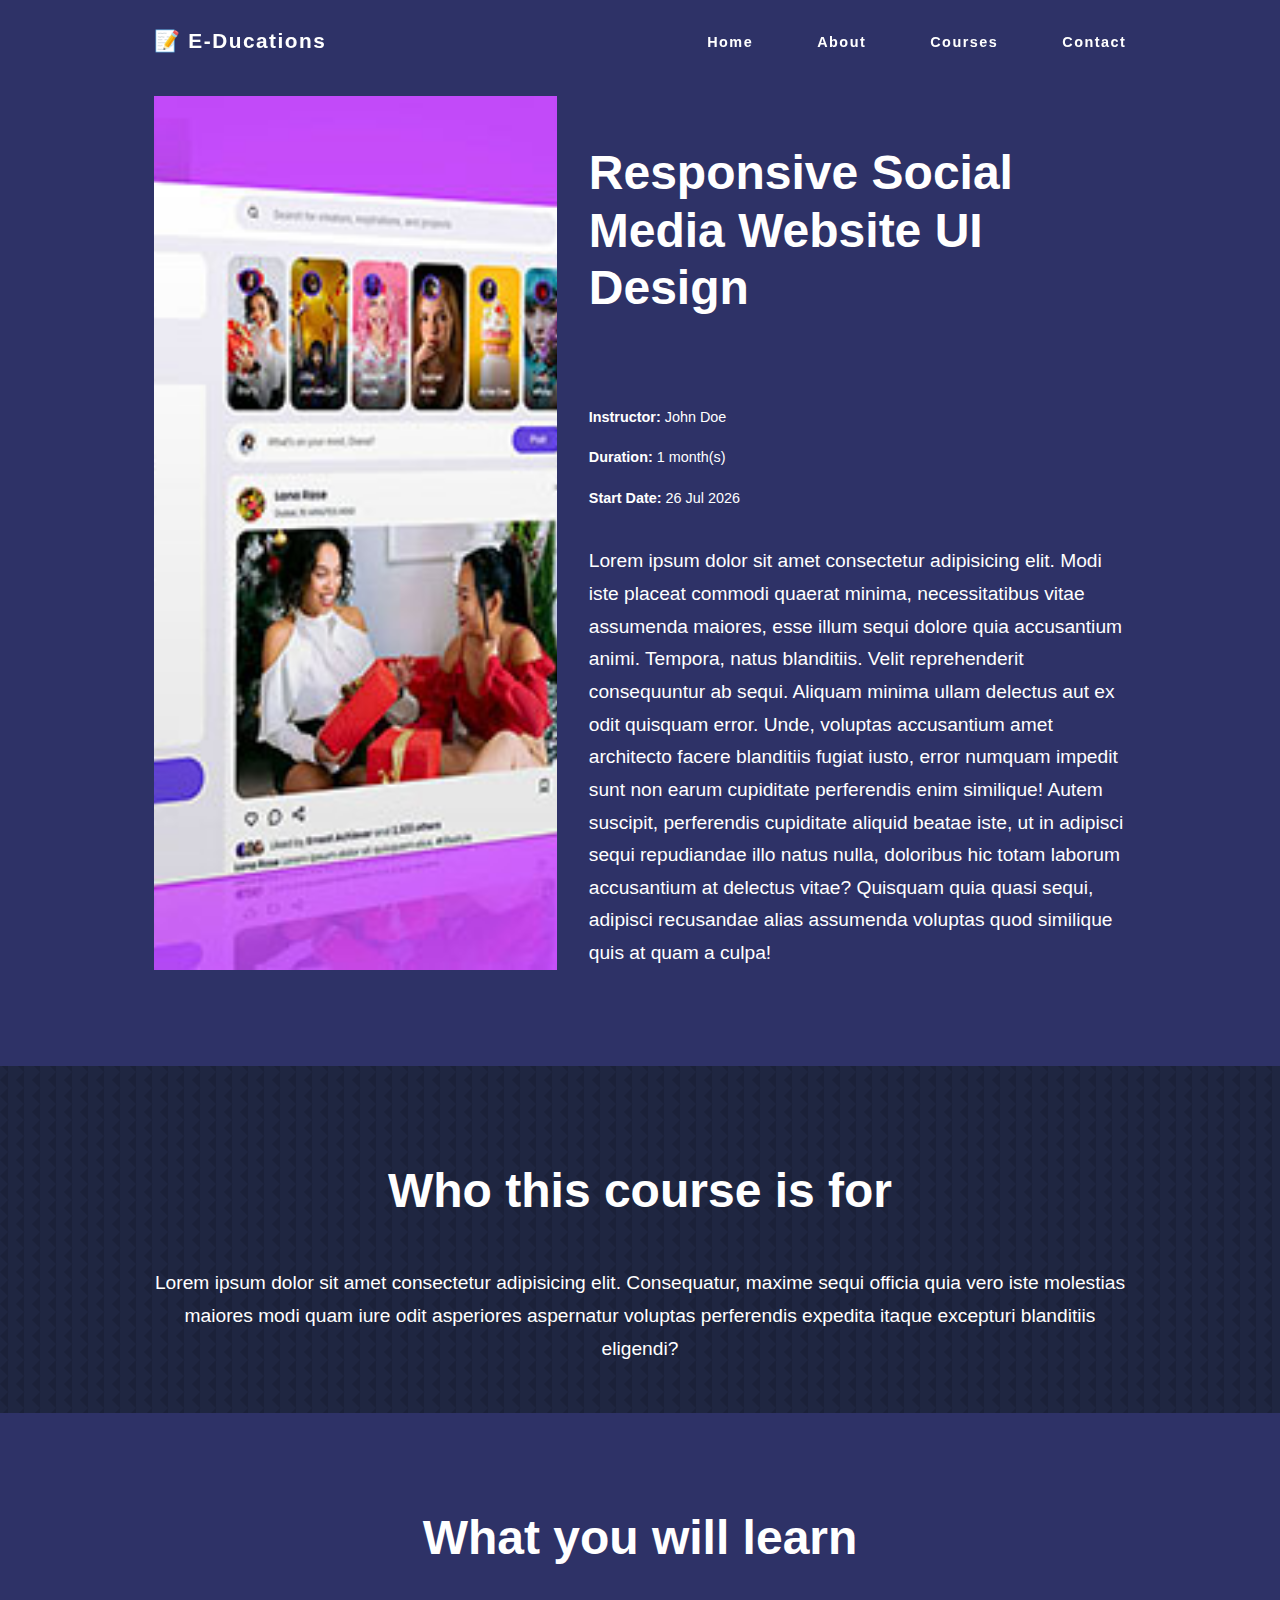
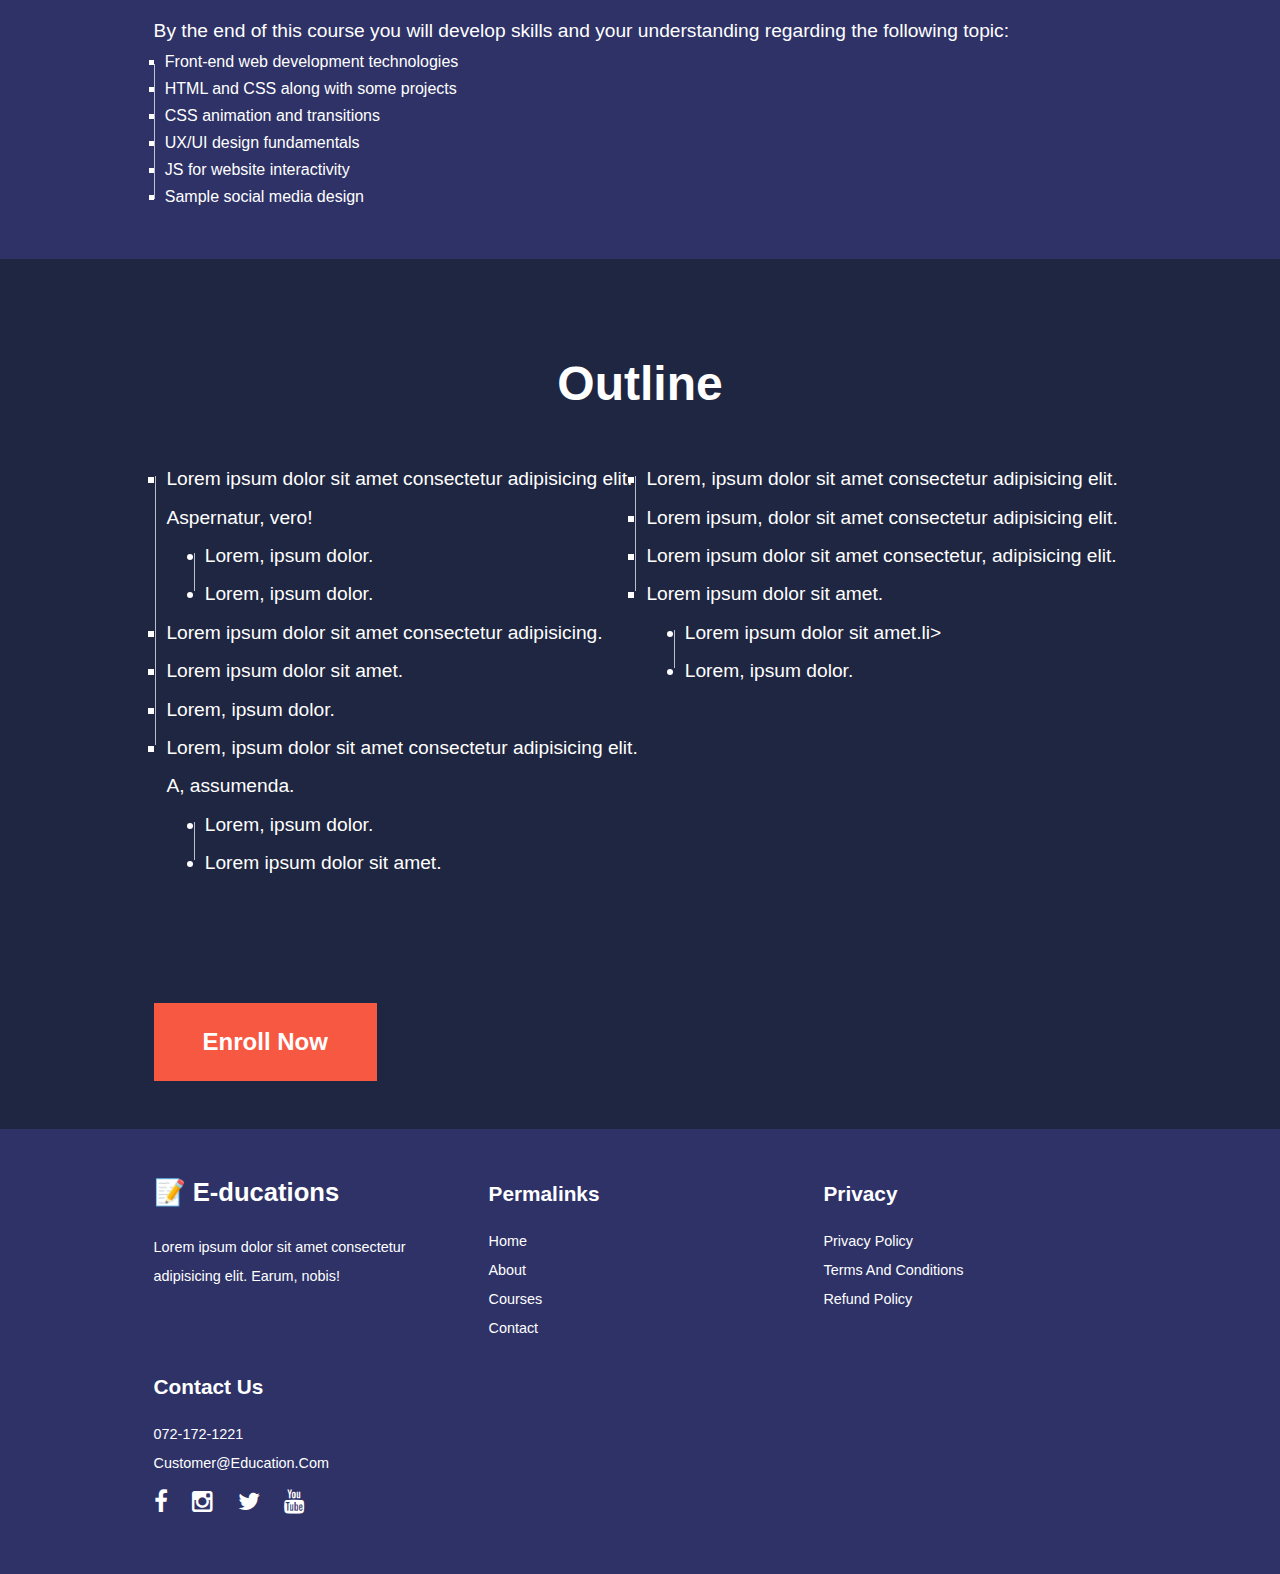
<file: sample_course.html>
<!DOCTYPE html>
<html lang="en">
<head>
    <meta charset="UTF-8">
    <meta http-equiv="X-UA-Compatible" content="IE=edge">
    <meta name="viewport" content="width=device-width, initial-scale=1.0">
    <title>📝 E-ducation Schooling</title>
    <link rel="stylesheet" href="assets/css/font-awesome.min.css">
    <link rel="stylesheet" href="assets/css/style.css">
    <link rel="stylesheet" href="assets/css/sample_course.css">
</head>
<body>
    <!-- NAV BAR STARTS HERE -->
    <nav class="nav">
        <div class="container nav__container">
            <h4><a href="#" class="logo">📝 E-ducations</a></h4>
            <ul class="nav-menu">
                <li class="nav-items"><a href="index.html">Home</a></li>
                <li class="nav-items"><a href="about.html">About</a></li>
                <li class="nav-items"><a href="courses.html">Courses</a></li>
                <li class="nav-items"><a href="contact.html">Contact</a></li>
            </ul>

            <button class="btn open-menu"><i class="fa fa-bars"></i></button>
            <!-- <button class="btn close_menu" id="close_menu"><i class="fa fa-times"></i></button> -->
        </div>
    </nav>
    <!-- NAV BAR ENDS HERE -->

    <section class="course-details">
        <div class="container course-details__container">
            
            <div class="image-container">
                <img src="img/course1.jpg" alt="course image">
            </div>
            <div class="course-info">
                <h1 class="course-title section-title">Responsive Social Media Website UI Design</h1>
                <span class="instructor">Instructor: <span class="accent-light">John Doe</span></span>
                <span class="duration">Duration: <span class="accent-light">1 month(s)</span></span>
                <span class="start-date">Start Date:
                    <span class="accent-light">
                        <script>
                            let startDate = Date().split(' ')
                            document.write(`
                            ${(Number(startDate[2]) + 5) > 30 ? startDate[2] : Number(startDate[2]) + 5} 
                            ${startDate[1]} 
                            ${startDate[3]}
                            `)
                        </script>
                    </span>
                </span>
                <p class="description">Lorem ipsum dolor sit amet consectetur adipisicing elit. Modi iste placeat commodi quaerat minima, necessitatibus vitae assumenda maiores, esse illum sequi dolore quia accusantium animi. Tempora, natus blanditiis. Velit reprehenderit consequuntur ab sequi. Aliquam minima ullam delectus aut ex odit quisquam error. Unde, voluptas accusantium amet architecto facere blanditiis fugiat iusto, error numquam impedit sunt non earum cupiditate perferendis enim similique! Autem suscipit, perferendis cupiditate aliquid beatae iste, ut in adipisci sequi repudiandae illo natus nulla, doloribus hic totam laborum accusantium at delectus vitae? Quisquam quia quasi sequi, adipisci recusandae alias assumenda voluptas quod similique quis at quam a culpa!</p>
            </div>
        </div>
    </section>

    <section class="who">
        <div class="container who__container">
            <h2 class="section-title">Who this course is for</h2>
            <p>Lorem ipsum dolor sit amet consectetur adipisicing elit. Consequatur, maxime sequi officia quia vero iste molestias maiores modi quam iure odit asperiores aspernatur voluptas perferendis expedita itaque excepturi blanditiis eligendi?</p>
        </div>
    </section>

    <section class="what">
        <div class="container what__container">
            <h2 class="section-title">What you will learn</h2>
            <p>By the end of this course you will develop skills and your understanding regarding the following topic:</p>
            <ul>
                <li>Front-end web development technologies</li>
                <li>HTML and CSS along with some projects</li>
                <li>CSS animation and transitions</li>
                <li>UX/UI design fundamentals</li>
                <li>JS for website interactivity</li>
                <li>Sample social media design</li>
            </ul>
        </div>
    </section>

    <section class="outline">
        <h2 class="section-title">Outline</h2>
        <div class="container outline__container">
            <ul>
                <div>
                    <li>Lorem ipsum dolor sit amet consectetur adipisicing elit. Aspernatur, vero!
                        <ul>
                            <li>Lorem, ipsum dolor.</li>
                            <li>Lorem, ipsum dolor.</li>
                        </ul>
                    </li>
                    <li>Lorem ipsum dolor sit amet consectetur adipisicing.</li>
                    <li>Lorem ipsum dolor sit amet.</li>
                    <li>Lorem, ipsum dolor.</li>
                    <li>Lorem, ipsum dolor sit amet consectetur adipisicing elit. A, assumenda.
                        <ul>
                            <li>Lorem, ipsum dolor.</li>
                            <li>Lorem ipsum dolor sit amet.</li>
                        </ul>
                    </li>
                </div>

                <div>

                    <li>Lorem, ipsum dolor sit amet consectetur adipisicing elit.</li>
                    <li>Lorem ipsum, dolor sit amet consectetur adipisicing elit.</li>
                    <li>Lorem ipsum dolor sit amet consectetur, adipisicing elit.</li>
                    <li>Lorem ipsum dolor sit amet.
                        <ul>
                            <li>Lorem ipsum dolor sit amet.li>
                            <li>Lorem, ipsum dolor.</li>
                        </ul>
                    </li>
                </div>
            </ul>
        </div>
        <div class="container btn__container">
            <button class="enroll btn btn-primary">Enroll Now</button>
        </div>
    </section>
    <!-- FOOTER SECTION STARTS HERE -->
    <footer class="footer">
        <div class="container footer__container">
            <div class="about">
                <h3 class="logo">📝 E-ducations</h3>
                <div class="slogan">Lorem ipsum dolor sit amet consectetur adipisicing elit. Earum, nobis!</div>
            </div>

            <div class="permalinks">
                <h4>Permalinks</h4>
                <a class="permalink-item" href="#index.html">Home</a>
                <a class="permalink-item" href="about.html">About</a>
                <a class="permalink-item" href="courses.html">Courses</a>
                <a class="permalink-item" href="contact.html">Contact</a>
            </div>

            <div class="privacy">
                <h4>Privacy</h4>
                <a href="#">Privacy Policy</a>
                <a href="#">Terms and Conditions</a>
                <a href="#">Refund Policy</a>
            </div>

            <div class="contacts">
                <h4>Contact Us</h4>
                <a href="callto:+93721721221" class="phone">072-172-1221</a>
                <a href="mailto:cusomers@education.com" class="email">customer@education.com</a>
                <div class="social-media">
                    <a href="https://www.facebook.com"><i class="fa fa-facebook"></i></a>
                    <a href="https://www.instagram.com"><i class="fa fa-instagram"></i></a>
                    <a href="https://www.twitter.com"><i class="fa fa-twitter"></i></a>
                    <a href="https://www.youtube.com"><i class="fa fa-youtube"></i></a>
                </div>
            </div>
        </div>
    </footer>
    <!-- FOOTER SECTION ENDS HERE -->
    <script src="assets/js/index.js"></script>
</body>
</html>
</file>
<file: assets/css/style.css>
/* CSS VARIABLES FOR THE PAGE */
:root {
    --color-primary: #6c63ff;
    --color-secondary:#F34F98;
    --color-success: #00bf8e;
    --color-warning: #f7c94b;
    --color-danger: #f75842;
    --color-danger-variant: rgba(247, 88, 66, 0.4);
    --color-white: #fff;
    --color-light: rgba(255, 255, 255, 0.7);
    --color-black: #000;
    --color-bg: #1f2641;
    --color-bg1: #2e3267;
    --color-bg2: #424890;

    --container-width-lg: 76%;
    --container-width-md: 90%;
    --container-width-sm: 94%;

    --trasition: all 400ms ease;
    --shadow: 0 3rem 3rem rgba(0, 0, 0, .5);
    --swiper-theme-color: #00bf8e;
}


/* GENERAL STYLE */
html,
body,
* {
    padding: 0;
    margin: 0;
    /* text-transform: capitalize; */
    text-decoration: none;
    transition: all 250ms;
    box-sizing: border-box;
}

body {
    font-family: Arial, Helvetica, sans-serif;
    color: var(--color-white);
    background-color: var(--color-bg);
    background-image: url('../../img/bg-texture.png');
    line-height: 1.7;
}


.container {
    width: var(--container-width-lg);
    margin: 0 auto;
}

section {
    padding: 6em 0;
}

section h2 {
    margin-bottom: 4em;
    text-align: center;
}

h1, h2, h3, h4 {
    line-height: 1.2;
}

h1 {
    font-size: 2.4rem;
}

h2 {
    font-size: 2rem;
}

h3 {
    font-size: 1.6rem;
}

h4 {
    font-size: 1.3rem;
}

a {
    color: var(--color-white);
    text-transform: capitalize;
}

img {
    width: 100%;
    display: block;
    object-fit: cover;
}

.btn {
    display: inline-block;
    background-color: var(--color-white);
    color: var(--color-black);
    padding: 1em 2em;
    border: 1px solid transparent;
    font-weight: 500;
    transition: var(--trasition);
}

.btn:hover {
    background-color: transparent;
    color: var(--color-white);
    border-color: var(--color-white);
    cursor: pointer;
}

.btn-primary {
    background-color: var(--color-danger);
    color: var(--color-white);
}

/* NAVIGATION */

.nav {
    height: 10vh;
    width: 100vw;
    position: fixed;
    top: 0; right: 0; left: 0;
    z-index: 10;
    padding-top: 1em;
}

.nav__container {
    display: flex;
    justify-content: space-between;
    align-items: center;
    height: 70%;
    font-weight: bold;
    letter-spacing: 1.5px;
}

.window-scroll {
    background-color: var(--color-bg2);
    box-shadow: var(--shadow);
}

.open-menu,
.close-menu,
.user-btn {
    background-color: transparent;
    color: var(--color-white);
    font-size: 2.5rem;
    padding: 0;
    border: none;
}

.open-menu {
    display: none;
}


.open-menu:hover,
.user-btn:hover {
    color: var(--color-success);
    cursor: pointer;
}

.close-menu:hover {
    color: var(--color-danger);
    cursor: pointer;
}
.nav-menu{
    display: flex;
    justify-content: space-between;
    align-items: center;
    list-style-type: none;
    gap: 4rem ;
}

.nav-items a {
    font-size: .9rem;
    transition: var(--trasition);
    border-bottom: 5px solid transparent;
}

.nav-items a:hover {
    /* color: var(--color-secondary); */
    color: rgba(255, 255, 255, .9);
    border-bottom: 5px solid;
}

.nav__container .icons {
    display: flex;
    justify-content: space-between;
}

.nav__container .icons .btn:first-child {
    margin-right: .5em;
}


/* LOGIN FORM */
.login-container {
    position: fixed;
    height: 100vh;
    width: 100vw;
    background-color: transparent;
    backdrop-filter: blur(20px);
    color: white;
    top: 0;
    right: -100%;
    display: flex;
    justify-content: center;
    align-items: center;
    z-index: 11;
    transition: var(--trasition);

}

.overlay {
    background-image: url('../../img/header.svg');
    background-color: var(--color-bg1);
    background-repeat: no-repeat;
    background-size: auto;
    filter: blur(.5rem);
    position: fixed;
    top: 0;
    right: -150%;
    height: 100vh;
    width: 100vw;
    z-index: 11;
    transition: var(--trasition);
}

.login-container .close-login-form {
    position: absolute;
    top: 1em;
    right: 1em;
    border: none;
    background-color: transparent;
    color: white;
    font-size: 2.5em;
    padding: 0;
}

.login-container .close-login-form:hover {
    color: var(--color-danger);
}

.login-form {
    display: flex;
    flex-direction: column;
    align-items: center;
    width: 50vw;
    padding: 3em;
    justify-content: center;
    background-color: var(--color-primary);
    border-radius: 1rem;
}

.login-form input {
    margin: .7em 0;
    padding: .8em;
    width: 70%;
    outline: none;
}

.login-form input[type="submit"] {
    border: 1px solid var(--color-danger);
    background-color: var(--color-danger);
    color: white;
    font-weight: bold;
    margin-top: 2em;
    padding: .8em 5em;
    width: unset;
}

.login-form input[type="submit"]:hover {
    cursor: pointer;
    background-color: transparent;
}

/* HEADER */

.header {
    margin-top: 10vh;
    margin-bottom: 2em;
    height: 70vh;
    overflow: hidden;
}

.header__container {
    display: grid;
    grid-template-columns: 1fr 1fr;
    align-items: center;
    height: 100%;
}

.header__left p {
    margin: 1em 0 2.4em;
}

/* CATEGORIES */
.categories {
    background-color: var(--color-bg1);
    height: 30rem;
    margin-bottom: 4.5em;

}

.categories__container {
    display: grid;
    grid-template-columns: 40% 60%;
}

.categories__left {
    margin-right: 4em;
}

.categories__left h1 {
    line-height: 1;
}

.categories__left p {
    margin: 1em 0 3em;
}

.categories__right .learning-categories {
    display: grid;
    grid-template-columns: repeat(3, 1fr);
    gap: 2em;
}

.learning-categories__items {
    background-color: var(--color-bg2);
    padding: 1.5em;
    border-radius: 1rem;
}

.learning-categories__items:hover {
    box-shadow: var(--shadow);
}

.learning-categories__items .learning-categories__icon {
    background-color: var(--color-bg1);
    padding: 1em;
    border-radius: .5rem;
    font-size: 1.2rem;
}

.learning-categories__items:nth-child(2) .learning-categories__icon {
    background-color: var(--color-danger);
}

.learning-categories__items:nth-child(3) .learning-categories__icon {
    background-color: var(--color-success);
}

.learning-categories__items:nth-child(4) .learning-categories__icon {
    background-color: var(--color-warning);
}

.learning-categories__items:nth-child(5) .learning-categories__icon {
    background-color: var(--color-secondary);
}

.learning-categories__items:nth-child(6) .learning-categories__icon {
    background-color: var(--color-primary);
}

.learning-categories__items h5 {
    margin: 1em 0;
    font-size: 1rem;
}

.learning-categories__items p {
    font-size: .8rem;
}

/* COURSES */
.courses {
    text-align: center;
    margin-top: 5em;
}

.courses h1 {
    margin: 2em;
    margin-bottom: 2em;
}

.courses__container .courses-container {
    display: grid;
    grid-template-columns: repeat(3, 1fr);
    gap: 2em;
}

.course {
    background-color: var(--color-bg1);
    border: 1px solid transparent;
    transition: var(--trasition);
}

.course:hover {
    border-color: var(--color-secondary);
    background-color: transparent;
    box-shadow: var(--shadow);
}
.course .course-title {
    margin: 1em;
}

.course .course-description {
    font-size: .9rem;
    padding: 0 1.5em;
    margin-bottom: 2em;
}

.course a {
    margin-bottom: 1.5em;
}

/* FAQS */

.faqs {
    background-color: var(--color-bg1);
}

.faqs h1 {
    text-align: center;
    margin-bottom: 1.5em;
    margin-top: 0;
}

.faqs__container {
    display: grid;
    grid-template-columns: repeat(2, 1fr);
    gap: 1em;
}

.faqs-inner-container {
    padding: 1.5em;
    display: flex;
    align-items: flex-start;
    height: fit-content;
    gap: 1em;
    background-color: var(--color-primary);
    border-radius: .5rem;
}

.question {
    font-size: 1rem;
}

.answer {
    display: none;
    margin-top: 1.5em;
    font-size: .8rem;
}

@keyframes show-answer {
    0% {
        opacity: .1;
    }


    100% {
        opacity: 1;
    }
}

.show-answer {
    display: block;
    animation-name: show-answer;
    animation-duration: 2s;
}

.expand-question {
    background-color: var(--color-bg2);
    padding: .3em;
    border-radius: 50%;
    align-self: flex-start;
}

.expand-question:hover {
    cursor: pointer;
    background-color: var(--color-bg1);
}


/* TESTIMONIALS */

.testimonials {
    text-align: center;
}

.avatar {
    width: 7rem;
    height: 7rem;
    border-radius: 50%;
    overflow: hidden;
    margin: 1em auto;
    border: .5rem solid var(--color-success);
}

.avatar-info {
    padding: .5em 0 1em;
}

.avatar-name {
    font-size: 1.2rem;
}

.avatar-role {
    font-size: .9rem;
}

.testimonial-details {
    position: relative;
    background-color: var(--color-primary);
    padding: 1em;
    margin-top: 2em;
    border-radius: 1rem;
}

.testimonial-details::before {
    content: '';
    height: 3rem;
    width: 3rem;
    background: linear-gradient(135deg, transparent, var(--color-primary), var(--color-primary), var(--color-primary));
    position: absolute;
    left: 48%;
    z-index: -15;
    top: -1.5rem;
    transform: rotate(45deg);
}

/* FOOTER */

.footer {
    background-color: var(--color-bg1);
    padding: 3em 0;
}

.footer__container {
    display: grid;
    grid-template-columns: repeat(auto-fit, minmax(16rem, 1fr));
    gap: 2em;
    align-items: baseline;
}

.footer__container .about .logo {
    margin-bottom: 1em;
}

.footer__container .about .slogan,
.permalinks a,
.privacy a,
.contacts a {
    font-size: .9rem;
    line-height: 2;
    /* background-color: black; */
}

.permalinks,
.privacy,
.contacts {
    display: flex;
    flex-direction: column;
    justify-content: flex-start;
    align-items: flex-start;
}

.permalinks h4,
.privacy h4,
.contacts h4 {
    margin-bottom: 1em;
}

.permalinks a:hover,
.privacy a:hover,
.contacts a:hover {
    /* color: var(--color-secondary); */
    color: rgba(255, 255, 255, .7);
    text-decoration: underline;
}

.social-media {
    display: flex;
    justify-content: space-between;
    width: 50%;
}

.social-media a {
    font-size: 1.5rem;
}

/* .footer__container > div > a:hover {
    padding-left: .5em;
    border-left: 5px solid var(--color-secondary);
} */

/* MEDIA QUERIES */
@media screen and (max-width:1024px) {

    /* GENERAL STYLE */
    .container {
        width: var(--container-width-md);
    }

    h1 {
        font-size: 2.2rem;
    }

    h2 {
        font-size: 1.7rem;
    }

    h3 {
        font-size: 1.4rem;
    }

    h4 {
        font-size: 1.2rem;
    }

    /* NAV BAR */

    section {
        padding: 4em 0;
    }
    .open-menu,
    .close-menu {
        display: block;
    }
    .nav-menu {
        display: none;
        position: fixed;
        top: 12vh;
        right: 4%;
        flex-direction: column;
        height: fit-content;
        justify-content: center;
        align-items: stretch;
        gap: 0;
        background-color: transparent;
        box-shadow: 0 0 10rem rgba(0, 0, 0, .5);
        
    }

    .nav-menu.open {
        display: flex;
    }

    .nav-items a {
        display: block;
        font-size: 1.2rem;
        padding: 1em 5em;
        transition: var(--trasition);
    }
    
    .nav-items {
        background-color: var(--color-primary);
        transform-origin: top right;
        animation: animateNav 200ms linear forwards;
        opacity: 0;
    }

    .nav-items:nth-child(2) {
        animation-delay: 100ms;
    }

    .nav-items:nth-child(3) {
        animation-delay: 200ms;
    }

    .nav-items:nth-child(4) {
        animation-delay: 300ms;
    }

    @keyframes animateNav {
        0% {
            transform: rotateZ(-90deg) rotateX(-90deg) scale(0.1);
        }

        100% {
            transform: rotateZ(0) rotateX(0) scale(1);
            opacity: 1;
        }
    }

    .nav-items a:hover {
        background-color: var(--color-bg);
        color: white;
    }

    /* HEADER SECTION */
    .header {
        height: 60vh;
    }

    /* CATERGORIES SECTION */

    .categories {
        margin-top: 3em;
        margin-bottom: 0;
        padding-bottom: 5em;
        height: auto;
    }

    .categories__container {
        grid-template-columns: 1fr;
        gap: 3em;
    }

    .categories__left {
        margin-right: 4em;
    }

    .categories__left h1 {
        padding: 0 0 .3em;
    }

    /* COURSES */

    .courses {
        margin-top: 0;
    }

    .courses h1 {
        margin: 0;
        padding-bottom: 1.5em;
    }

    .course .course-description {
        font-size: .85rem;
    }

    .course a {
        font-size: .8rem;
    }

    /* FAQS */
    .faqs {
        padding-top: 4em;
    }
    .faqs h1 {
        margin-bottom: 1.5em;
    }

    .faqs__container {
        gap: .5em;
    }

    /* TESTIMONIALS */

    .avatar {
        height: 5rem;
        width: 5rem;
        border-width: .5rem;
    }

    .avatar-name {
        font-size: 1rem;
    }

    .avatar-role {
        font-size: .8rem;
    }

    .testimonial-details {
        font-size: .85rem;
        padding: 1.5em;
    }

    /* FOOTER */
    .footer__container {
        gap: 1em;
        row-gap: 2em;
    }
}

@media (max-width:990px) {
    * {
        font-size: 97%;
    }
}

@media (max-width:910px) {
    /* HEADER */
    .header {
        height: unset;
    }
    .header__container {
        height: unset;
        margin: 3em auto;
    }

    /* COURSES */

    .courses__container .courses-container {
        display: grid;
        grid-template-columns: repeat(auto-fit, minmax(20rem, 1fr));
        gap: 1em;
        row-gap: 2em;
    }

    .course {
        padding-bottom: 1em;
    }

}

@media (max-width:750px) {

    /* CATEGORIES SECTION */
    .categories__right .learning-categories {
        grid-template-columns: repeat(auto-fit, minmax(15rem, 1fr));
    }

    .learning-categories__items {
        padding: 2em;
    }

    /* FAQS */
    .faqs__container {
        grid-template-columns: 1fr;
        row-gap: 1em;
        align-items: center;
        justify-content: center;
    }

    .faqs-inner-container {
        margin: 0 1em;
    }


    .overlay {
        background-position: center;
        background-size: auto;
    }
    
    .login-container {
        width: 90%;
        margin-right: 5%;
    }

    .login-form {
        display: grid;
        grid-template-columns: 1fr;
        padding: 3em 1em;
        margin-top: -10em;
        width: 100%;
    }

    .login-form input {
        width: 100%;
    }

    .login-form input[type="submit"] {
        width: 50%;
        margin: 0 auto;
        margin-top: 2em;
    }
}

@media (max-width:660px) {

    .container {
        width: var(--container-width-sm);
    }
    .header__container {
        grid-template-columns: 1fr;
        text-align: center;
    }

    .course {
        margin: 0 1em;
    }
}

@media (max-width:570px) {

    /* CATEGORIES */
    .categories__left {
        text-align: center;
        margin: 0 auto;
        padding: 0 2em;
    }

    .categories__left a {
        margin: 0 auto;
    }

    /* FAQS */
    .faqs__container {
        grid-template-columns: 1fr;
    }

    /* FOOTER */
    .footer__container * {
        text-align: center;
        align-items: center;
    }

    .footer__container {
        grid-template-columns: 1fr;
        align-items: center;
    }

    .footer__container > div::before {
        content: '';
        height: 2px;
        width: 50%;
        background-color: var(--color-primary);
        margin-bottom: 1em;
    }

    .social-media {
        margin-top: 1em;
    }
}

@media (max-width:524px) {
    .categories__right .learning-categories {
        grid-template-columns: 20rem;
        text-align: center;
        justify-content: center;
    }
}
</file>
<file: assets/css/about.css>
* {
    transition: var(--trasition);
}

/* ACHIEVEMENTS SECTION */
.achievements__container {
    display: grid;
    grid-template-columns: repeat(2, 1fr);
    gap: 2em;
}

.achievements__left {
    align-self: center;
}
.achievements__right {
    display: flex;
    flex-direction: column;
}

.achievements__right h1 {
    padding: 1em 0 1em;
}

.achievements__right p {
    font-size: 1.1rem;
    margin-bottom: 3em;
}

.achievement__cards {
    display: grid;
    grid-template-columns: repeat(3, 1fr);
}

.course {
    margin: 0;
}

.achievement__cards {
    display: grid;
    grid-template-columns: repeat(3, 1fr);
    justify-content: center;
    font-size: 1.2rem;
    gap: 1rem;
}

.achievement__card {
    background-color: var(--color-bg1);
    padding: 2em .2em;
    text-align: center;
    /* margin-right: 1em; */
    border-radius: 2rem;
    font-size: .9rem;
}

.achievement__card:hover {
    background-color: var(--color-bg2);
    box-shadow: var(--shadow);
}

.achievement__icon,
.accent-bold{
    display: block;
    font-weight: bold;
    margin-bottom: .5em;
}

.achievement__icon {
    align-self: center;
    height: 50px;
    width: 50px;
    margin: 0 auto;
    border-radius: 1rem;
    display: flex;
    justify-content: center;
    align-items: center;
    background-color: var(--color-primary);
    color: #fff;
    font-size: 1.5rem;
}

.achievement__card:nth-child(2) .achievement__icon {
    background-color: var(--color-success);
}

.achievement__card:nth-child(3) .achievement__icon {
    background-color: var(--color-danger);
}

.accent-bold {
    margin: 0;
    margin-top: .5em;
    font-size: 1.5rem;
}


/* OUR TEAM SECTION */

.team {
    background-color: var(--color-bg1);
}

.team__container {
    text-align: center;
}

.team__container h1 {
    margin-bottom: 2em;
}

.team__members {
    display: grid;
    grid-template-columns: repeat(auto-fit, minmax(13rem, 1fr));
    gap: 2rem;
}

.team__member {
    position: relative;
    padding: 2em;
    background-color: var(--color-bg2);
    border-radius: 1.5rem;
    overflow: hidden;
}

.team__member img {
    border-radius: 1rem;
    object-fit: fit;
    filter: grayscale();
    margin-bottom: 1.5em;
}

.team__member .name {
    font-size: 1.5rem;
    margin-bottom: .5em;
    text-transform: capitalize;
}

.team__member .role {
    font-size: .9rem;
    text-transform: capitalize;
    opacity: .9;
}

.team__member .social-media {
    position: absolute;
    background-color: var(--color-bg1);
    box-shadow: 0 0 2rem rgba(255, 255, 255, .5);
    display: flex;
    flex-direction: column;
    justify-content: space-between;
    align-items: center;
    width: unset;
    top: 50%;
    right: -10rem;
    transform: translateY(-50%);
    border-radius: 1rem 0 0 1rem;
    transition: var(--trasition);
    overflow: hidden;
}

.team__member:hover {
    box-shadow: 0 1rem 3rem rgba(0, 0, 0, .5);
}

.team__member:hover img {
    filter: unset;
}
.team__member:hover .social-media {
    right: 0;
}

.team__member .social-media a {
    padding: 0 .5em;
    color: var(--color-white);
}

.team__member .social-media a:hover {
    background-color: var(--color-primary);
    color: #fff;
}

.footer {
    background-color: var(--color-bg);
}


@media (max-width:990px) {
    .achievements__container {
        grid-template-columns: 1fr;
        text-align: center;
    }

    .achievements__right,
    .achievements__left {
        margin: 0 5em;
    }

    .achievements__left img {
        width: 80%;
        margin: 0 auto;
    }
}

@media (max-width:570px) {
    .achievement__cards {
        grid-template-columns: minmax(10rem, 15rem);
    }
}

@media (max-width:461px) {
    .team__member {
        margin: 0 3rem;
    }
}
</file>
<file: assets/css/contact.css>
:root {
    --color-primary: #6c63ff;
    --color-secondary:#F34F98;
    --color-success: #00bf8e;
    --color-warning: #f7c94b;
    --color-danger: #f75842;
    --color-danger-variant: rgba(247, 88, 66, 0.4);
    --color-white: #fff;
    --color-light: rgba(255, 255, 255, 0.7);
    --color-black: #000;
    --color-bg: #1f2641;
    --color-bg1: #2e3267;
    --color-bg2: #424890;

    --container-width-lg: 76%;
    --container-width-md: 90%;
    --container-width-sm: 94%;

    --trasition: all 400ms ease;
    --shadow: 0 3rem 3rem rgba(0, 0, 0, .5);
    --swiper-theme-color: #00bf8e;
}

.contact-us__container {
    display: grid;
    grid-template-columns: 1fr 5fr .5fr 8fr .5fr;
    height: 35rem;
    margin-bottom: 5em;
    margin-top: 3vh;
}

.contact-us__container aside.left {
    grid-column: 2/3;
    grid-row: 1/-1;
    background-color: var(--color-primary);
    padding: 3em;
    border-radius: 2rem;
    z-index: 2;
    box-shadow: 0 1rem 1rem rgba(0, 0, 0, .5);
}

.contact-us__container aside.left img {
    display: block;
    margin-bottom: 3em;
    width: 10rem;
}

.contact-us__container aside.left h3 {
    margin-bottom: 1em;
}

.contact-us__container aside.left p {
    font-size: .9rem;
    opacity: .8;
    margin-bottom: 1.5em;
}

.contact-us__container .contact-links {
    font-size: .85rem;
    display: flex;
    flex-direction: column;
    gap: .5em;
    margin-bottom: 1em;
}

.contact-us__container a:hover {
    opacity: .8;
    text-decoration: underline;
}

.contact-us__container .social-media a {
    display: inline-block;
    margin-right: .5em;
    background-color: var(--color-bg1);
    font-size: 1rem;
    display: flex;
    justify-content: center;
    align-items: center;
    padding: .5em;
    height: 30px;
    width: 30px;
    border-radius: 50%;
}

.social-media a:hover {
    text-decoration: none;
}

.contact-links i {
    display: inline-block;
    width: 1rem;
    margin-right: .5em;
}

.contact-us__container .form-container {
    grid-column: 1/-1;
    grid-row: 1/-1;

    display: grid;
    grid-template-columns: .8fr 1fr;
    border-radius: 2rem;
    height: calc(100% - 5rem);
    margin: auto 0;
    background-color: var(--color-bg1);
    box-shadow: 1rem 1rem 100rem rgba(16, 64, 101, 0.5);
    padding: 0 5em;
}

.contact-us__container .form-container form {
    grid-column: 2;
    height: calc(100% - 5rem);
    margin: auto 0;
}

.contact-us__container .form-container form input,
textarea {
    display: inline-block;
    padding: 1em;
    margin: .7em 0;
    margin-right: .5em;
    border-radius: .3rem;
    border: none;
    width: 48%;
    text-transform: capitalize;
    background-color: var(--color-bg);
    color: white;
}

.contact-us__container .form-container form textarea,
.contact-us__container .form-container form input[name='email'] {
    width: 98%;
    text-transform: none;
}

.contact-us__container .form-container form #send-message {
    display: inline-block;
    background-color: var(--color-danger);
    width: unset;
    font-size: 1.1rem;
    padding: 1em 1.5em;
    border: 2px solid var(--color-danger);
    margin-top: 2em;
}

.contact-us__container .form-container form #send-message:hover,
.contact-us__container .form-container form #send-message:focus {
    cursor: pointer;
    background-color: transparent;
}


@media (max-width:1262px) {
    .contact-us .form-container form input[name='firstname'],
    .contact-us .form-container form input[name='lastname'] {
        /* display: block; */
        width: 98%;
    }
}

@media (max-width:800px) {
    .contact-us__container {
        grid-template-columns: 1fr;
        gap: 2em;
        height: auto;
    }

    .contact-us__container aside.left,
    .contact-us__container .form-container {
        text-align: center;
        grid-column: unset;
        grid-row: unset;
        height: unset;
        box-shadow: none;
        display: unset;
        padding: 5em;
        margin: 1em;
        margin-bottom: 0;
    }

    .contact-us__container aside.left img {
        margin-left: auto;
        margin-right: auto;
        width: 15rem;

    }

    .contact-us__container aside.left .social-media {
        justify-content: center;
        margin: 0 auto;
    }


}
</file>
<file: assets/css/courses.css>
img {
    width: 100%;
    height: 100%;
    object-fit: cover;    
    object-position: top;
}

/* ALL COURSES SECTION */
.all-courses {
    background-color: var(--color-bg);
    background-image: url('../../img/bg-texture.png');
}

.all-courses h1 {
    text-align: center;
    margin: 1em 0;
    margin-bottom: 2em;
}

.all-courses .categories-container {
    display: flex;
    background-color: var(--color-bg1);
    overflow-x: scroll;
    border-bottom: 0;
    margin-bottom: 2em;
}


.all-courses .categories-container span {
    display: inline-block;
    padding: 1em;
    min-width: 11em;
    background-color: var(--color-bg1);
    display: flex;
    justify-content: center;
    align-items: center;
}

.all-courses .categories-container span:hover {
    cursor: pointer;
    background-color: var(--color-bg2);
}

.all-courses .categories-container span.selected {
    background-color: var(--color-primary);
    color: #fff;
}

.all-courses__container {
    display: flex;
    flex-direction: column;
    justify-content: center;
    align-items: center;
    background-color: var(--color-bg2);
}

.all-courses__container h2 {
    width: 50%;
    margin: 0 auto;
    margin-bottom: 2em;
    padding: 1em;
    border-bottom: 1px solid var(--color-white);
}
.all-courses__container h2.other-courses {
    order: -2;
}

.all-courses__container h2.featured-course {
    order: -6;
}

/* GENERAL COURSES DIV STYLE */

.all-courses__container > .cat-item {
    opacity: 0;
    display: none;
}

.all-courses__container > .cat-item.show {
    opacity: 1;
    display: unset;
    animation-name: fadeIn;
    animation-duration: 1s;
    animation-fill-mode: forwards;
}

@keyframes fadeIn {
    0% {
        display: unset;
        opacity: 0;
        width: 50%;
    }

    100% {
        opacity: 1;
        width: 100%;
    }
}
.all-courses__container > div > div {
    position: relative;
    display: flex;
    padding: 1em 0;
    margin-bottom: 5em;
    gap: 2em;
    background-color: var(--color-bg2);
    padding: 0 2em;
}

.all-courses__container > div > div::after {
    content: '';
    height: 1px;
    width: 70%;
    position: absolute;
    bottom: -2.5em; left: 50%;
    transform: translateX(-50%);
    background-color: var(--color-white);
    opacity: .8;
}

.all-courses__container > div > div:last-child {
    margin-bottom: 2em;
}

.all-courses__container > div > div:last-child::after {
    content: '';
    height: 0;
    width: 0;
    background-color: transparent;
}

.all-courses__container > div  > div .image-container {
    background-color: gray;
    background-blend-mode: luminosity;
    background-repeat: no-repeat;
    background-position: center;
    background-size: cover;
    width: 50%;
}

.all-courses__container > div  > div .image-container img {
    width: 100%;
    object-fit: cover;
    object-position: left;
    box-shadow: 0 1em 3rem rgba(0, 0, 0, .5);
}

.all-courses__container > div  > div .info {
    display: flex;
    flex-direction: column;
}

.all-courses__container > div  > div .info > span {
    font-weight: bold;
    font-size: 1.1rem;
    color: var(--color-white);
    opacity: .9;
    display: flex;
    justify-content: space-between;
    border-bottom: 1px solid rgba(255, 255, 255, .1);
}

.all-courses__container > div  > div .info span > span {
    display: inline-block;
    margin-left: 1em;
    font-weight: normal;
}

.all-courses__container > div  > div .description {
    margin-top: 1em;
    margin-bottom: 2em;
    font-size: .8rem;
    margin-top: 2em;
}

.all-courses__container > div  > div .btn {
    align-self: flex-start;
}



        /* THE TOP DIV STYLE */

.all-courses__container .top {
    display: unset;
    order: -5;
    padding: 0;
}

.all-courses__container .top::after {
    content: '';
    height: 1px;
    width: 90%;
    position: absolute;
    bottom: -2.5em; left: 50%;
    transform: translateX(-50%);
    background-color: rgba(255, 255, 255, .2);
}

.all-courses__container .top .image-container {
    height: 80vh;
    width: 100%;
    margin-bottom: 1.5em;
    background-color: gray;
    background-blend-mode: luminosity;
    background-repeat: no-repeat;
    background-position: center;
    background-size: cover;
}

.all-courses__container .top .image-container img {
    position: relative;
    top: 50%;
    transform: translatey(-50%);
    width: 100%;
    height: 70%;
    margin: auto;
    object-fit: cover;
    box-shadow: 0 1em 3rem #000;
}

.all-courses__container .top .info {
    display: flex;
    flex-direction: column;
    padding: 0 2em;
}

.all-courses__container .top .info > span {
    font-weight: bold;
    font-size: 1.1rem;
    color: var(--color-white);
    opacity: .9;
    display: flex;
    justify-content: space-between;
    border-bottom: 1px dashed gray;
}

.all-courses__container .top .info span > span {
    display: inline-block;
    margin-left: 1em;
    font-weight: normal;
}

.all-courses__container .top .description {
    margin-top: 2em;
    margin-bottom: 2em;
    font-size: .9rem;
}

.all-courses__container .top .btn {
    align-self: flex-start;
    background-color: var(--color-danger);
    border-color: var(--color-danger);
    color: var(--color-white);
    font-weight: bold;
    font-size: 1rem;
    padding: 1em 4em;
}

.all-courses__container .top .btn:hover {
    background-color: transparent;
}

@media (max-width:860px) {
    .all-courses__container > .cat-item > div {
        flex-direction: column;
    }

    .all-courses__container > div  > div .image-container {
        width: 100%;
    }
}

@media (max-width:540px) {
    .all-courses__container > div  > div .info > span,
        .all-courses__container > div  > .top .info > span {
        justify-content: flex-start;
    }

    .all-courses__container > div  > .top .info span > span,
    .all-courses__container > div  > div .info span > span {
        font-size: .9rem;
    }
    
    h2.other-courses {
        margin-top: 1em;
    }

    .all-courses__container .top .image-container {
        height: 35vh;
    }

    .all-courses__container .top .image-container img {
        width: 100%;
        margin: 0;
    }
}
</file>
<file: assets/css/sample_course.css>
/* CSS VARIABLES FOR THE PAGE */
:root {
    --color-primary: #6c63ff;
    --color-secondary:#F34F98;
    --color-success: #00bf8e;
    --color-warning: #f7c94b;
    --color-danger: #f75842;
    --color-danger-variant: rgba(247, 88, 66, 0.4);
    --color-white: #fff;
    --color-light: rgba(255, 255, 255, 0.7);
    --color-black: #000;
    --color-bg: #1f2641;
    --color-bg1: #2e3267;
    --color-bg2: #424890;

    --container-width-lg: 76%;
    --container-width-md: 90%;
    --container-width-sm: 94%;
    --section-title-fs: 3rem;

    --trasition: all 400ms ease;
    --shadow: 0 3rem 3rem rgba(0, 0, 0, .5);
    --swiper-theme-color: #00bf8e;
}

img {
    width: 100%;
    height: 100%;
    object-fit: cover;    
}

.section-title {
    margin: 0;
    padding: 1em 0;
    font-size: var(--section-title-fs);
}

section {
    padding: 3em 0;
}

p {
    font-size: 1.2rem;
}

/* GENERAL COURSE DETAILS SECTION */

.course-details {
    background-color: #2e3267;   
    padding: 6em 0;
}

.course-details__container{
    display: grid;
    grid-template-columns: 1.5fr 2fr;
    column-gap: 2em;
}

.course-title {
    text-align: left;
    margin-bottom: .5em;
}

.course-info {
    display: flex;
    flex-direction: column;
    gap: 1em;
}

.course-info span {
    font-weight: bold;
    font-size: .9rem;
}

.course-info .accent-light {
    font-weight: normal;
}

.course-info .description {
    margin-top: 1em;
}


/* WHO THIS COURSE IS FOR SECTION */
.who__container p {
    text-align: center;
}


/* WHAT YOU WILL LEARN SECTION */
.what {
    background-color: var(--color-bg1);
}

.what__container ul {
    font-size: 1rem;
    margin-left: .7em;
}

.what__container ul li {
    position: relative;
    list-style-type: square;
}

.what__container ul li::before {
    content: '';
    position: absolute;
    left: -.7rem;
    top: 1rem;
    height: 100%;
    width: 1px;
    background-color: rgba(255, 255, 255, 0.7);
}

.what__container ul li:last-child::before {
    content: '';
    height: 0;
    width: 0;
}

/* OUTLINE */

.outline {
    background-color: var(--color-bg);
}

.outline__container ul {
    margin-left: .8rem;
}

.outline__container > ul {
    list-style-type: square;
    font-size: 1.2rem;
    display: grid;
    grid-template-columns: repeat(2, 1fr);
    margin-left: .8rem;
}

.outline__container ul li ul {
    list-style-type: disc;
    margin-left: 2em;
}

.outline__container ul li {
    position: relative;
    line-height: 2;
}

.outline__container ul li::before {
    content: '';
    position: absolute;
    left: -.7rem;
    top: 1rem;
    height: 100%;
    width: 1px;
    background-color: rgba(255, 255, 255, 0.7);
}

.outline__container ul li:last-child::before {
    content: '';
    height: 0;
    width: 0;
}

.btn__container .btn{
    margin-top: 5em;
    font-weight: bold;
    font-size: 1.5rem;
}

@media (max-width:1024px) {
    :root {
        --section-title-fs: 2.5rem;      
    }

    p {
        font-size: 1rem;
    }

    .course-details__container {
        grid-template-columns: 1fr;
        /* font-size: var(--section-title-fs); */
    }

    .btn__container .btn {
        font-size: 1.2rem;
    }
}

@media (max-width:660px) {

    .container {
        margin-left: 1em;
        margin-right: 1em;
    }
    
    .outline__container ul {
        grid-template-columns: 1fr;
        margin: 0 2em;
        /* display: flex; */
        /* flex-direction: column; */
        /* align-items: center; */
        /* justify-content: center; */
    }

    .outline .btn__container .enroll {
        display: flex;
        justify-content: center;
        align-items: flex-end;
    }
}
</file>
